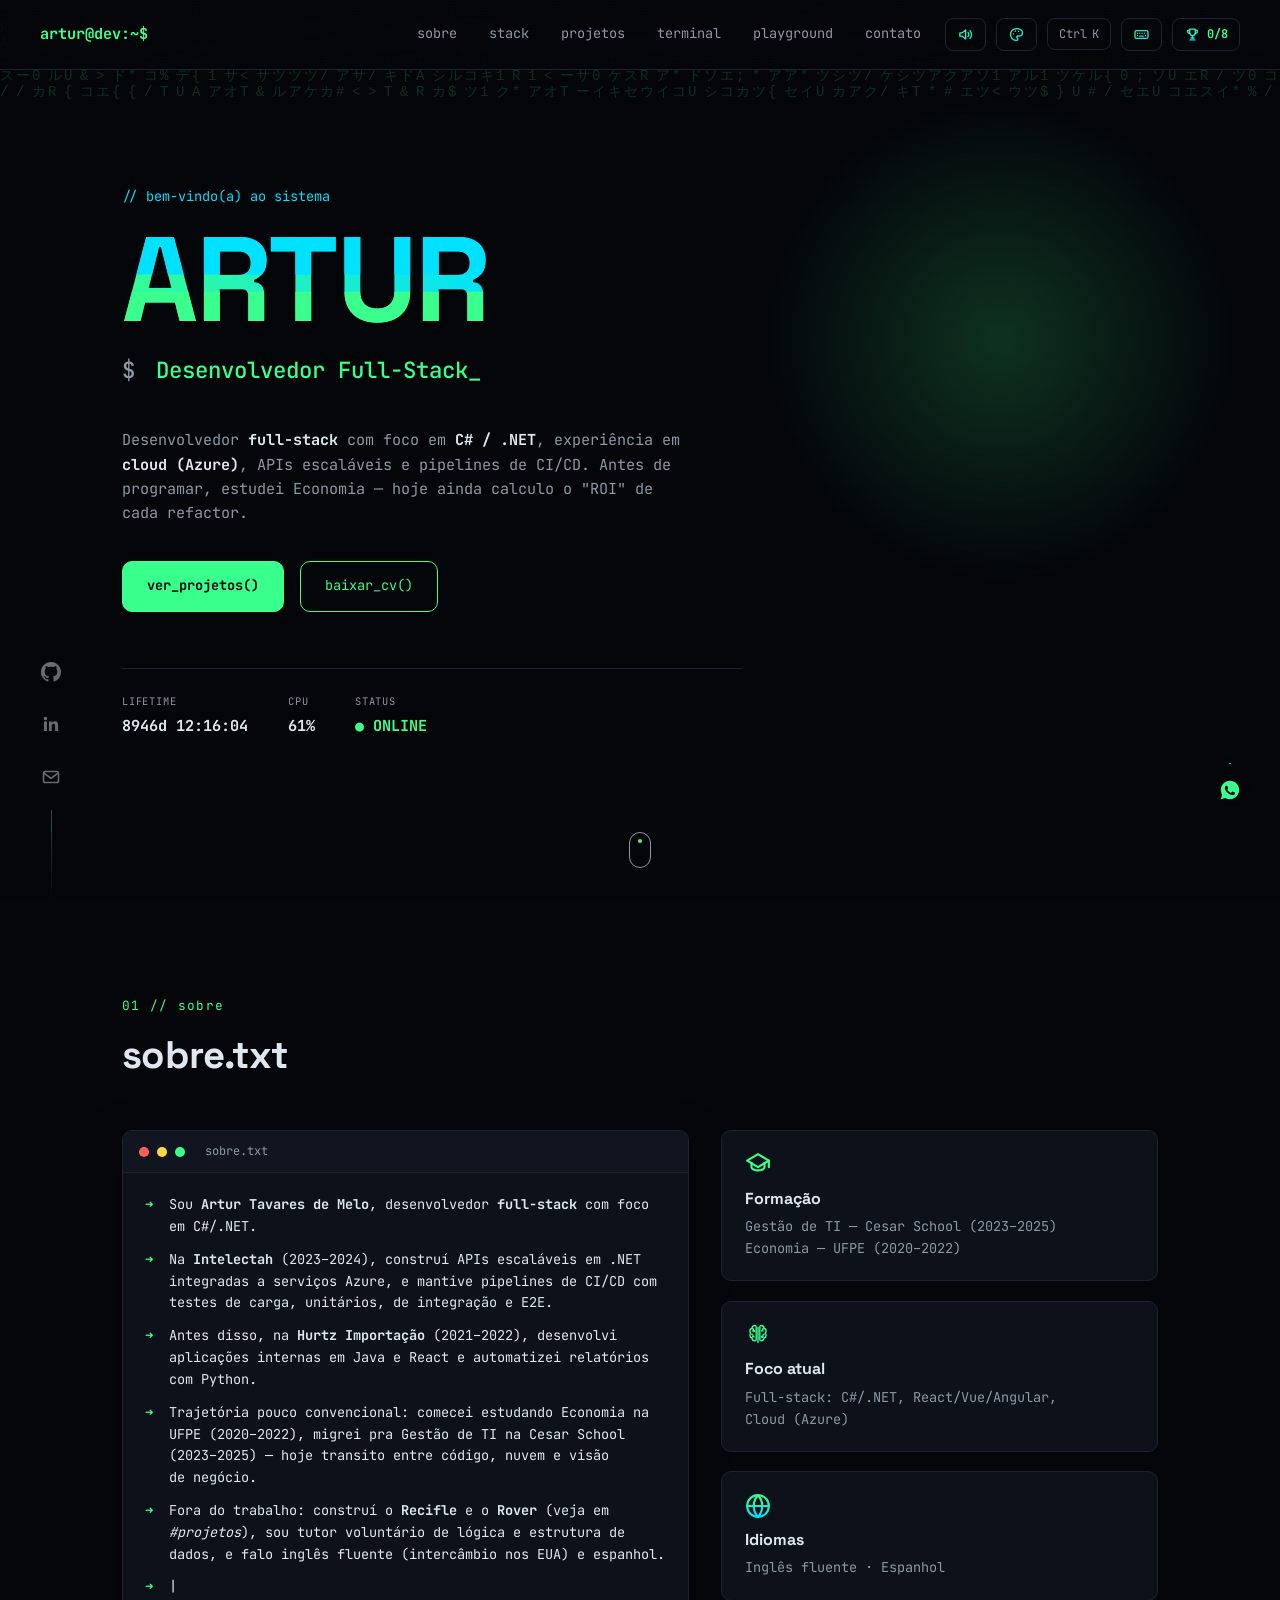
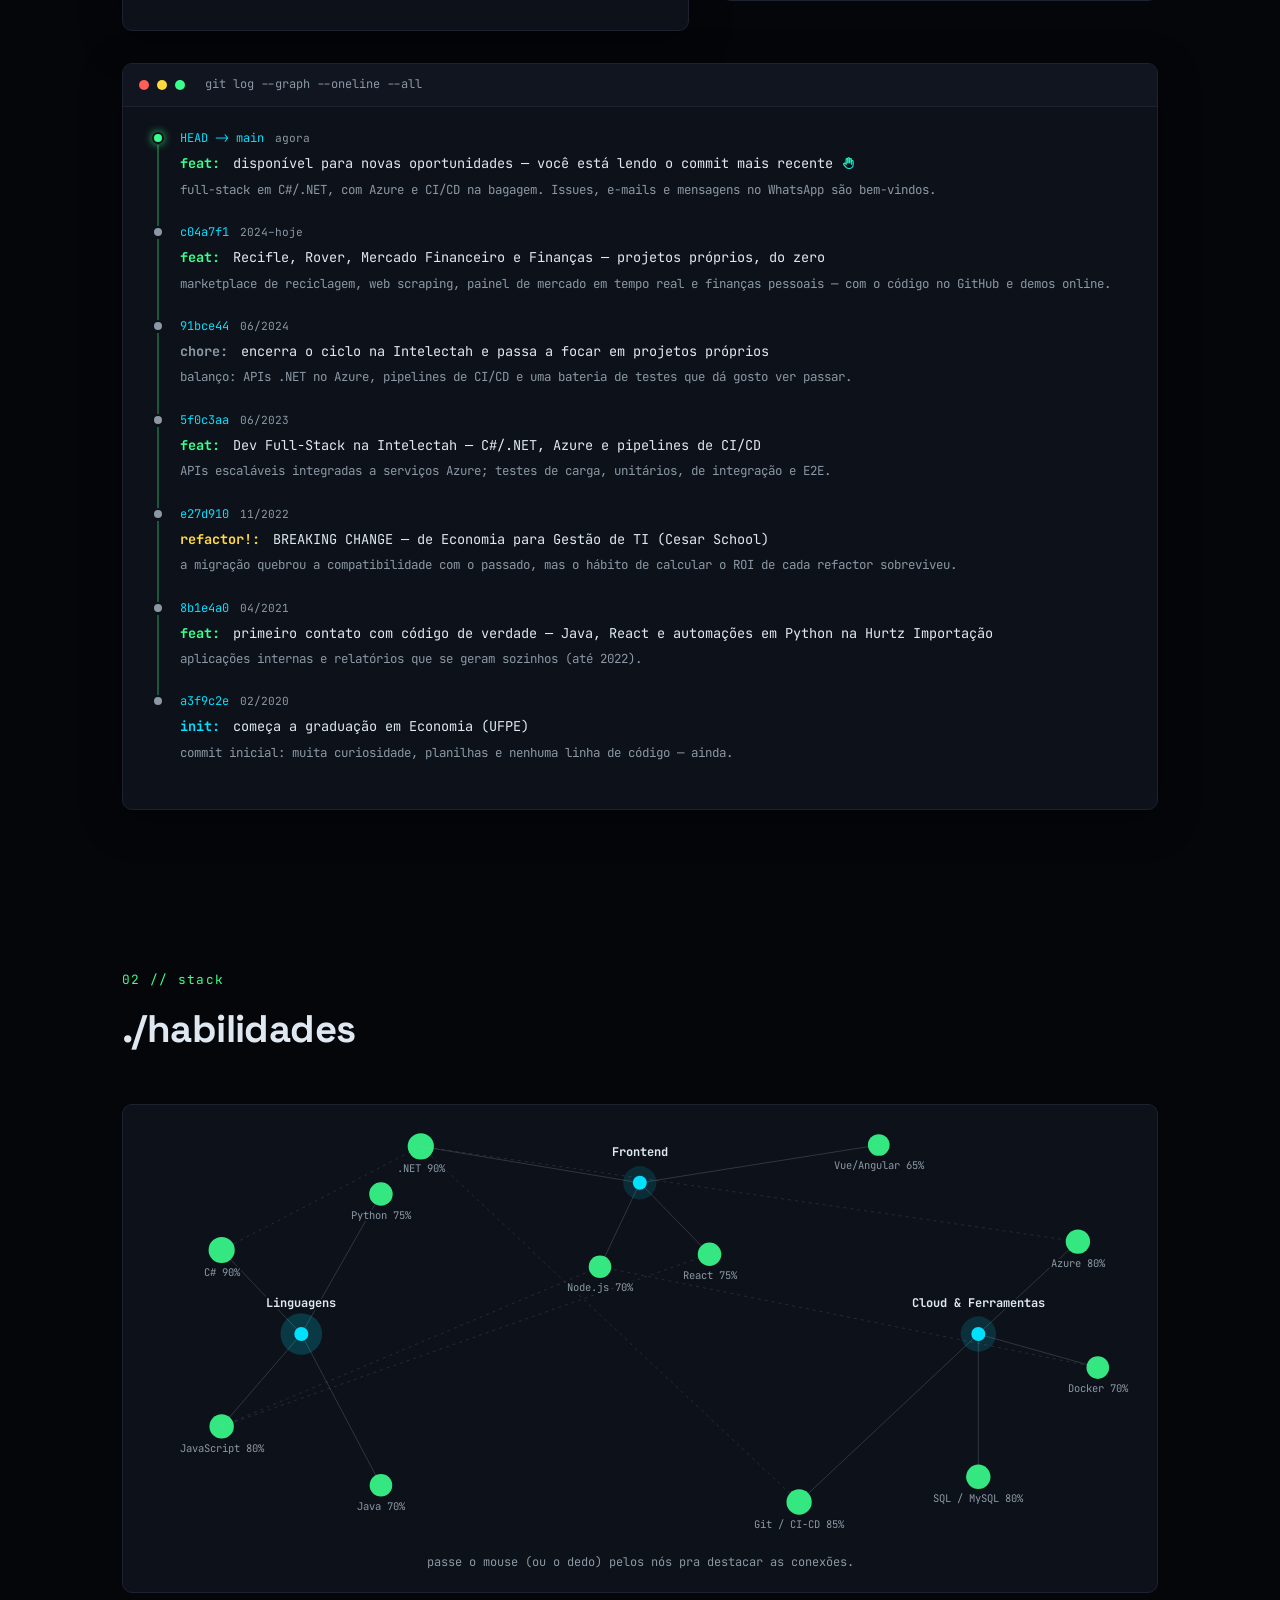
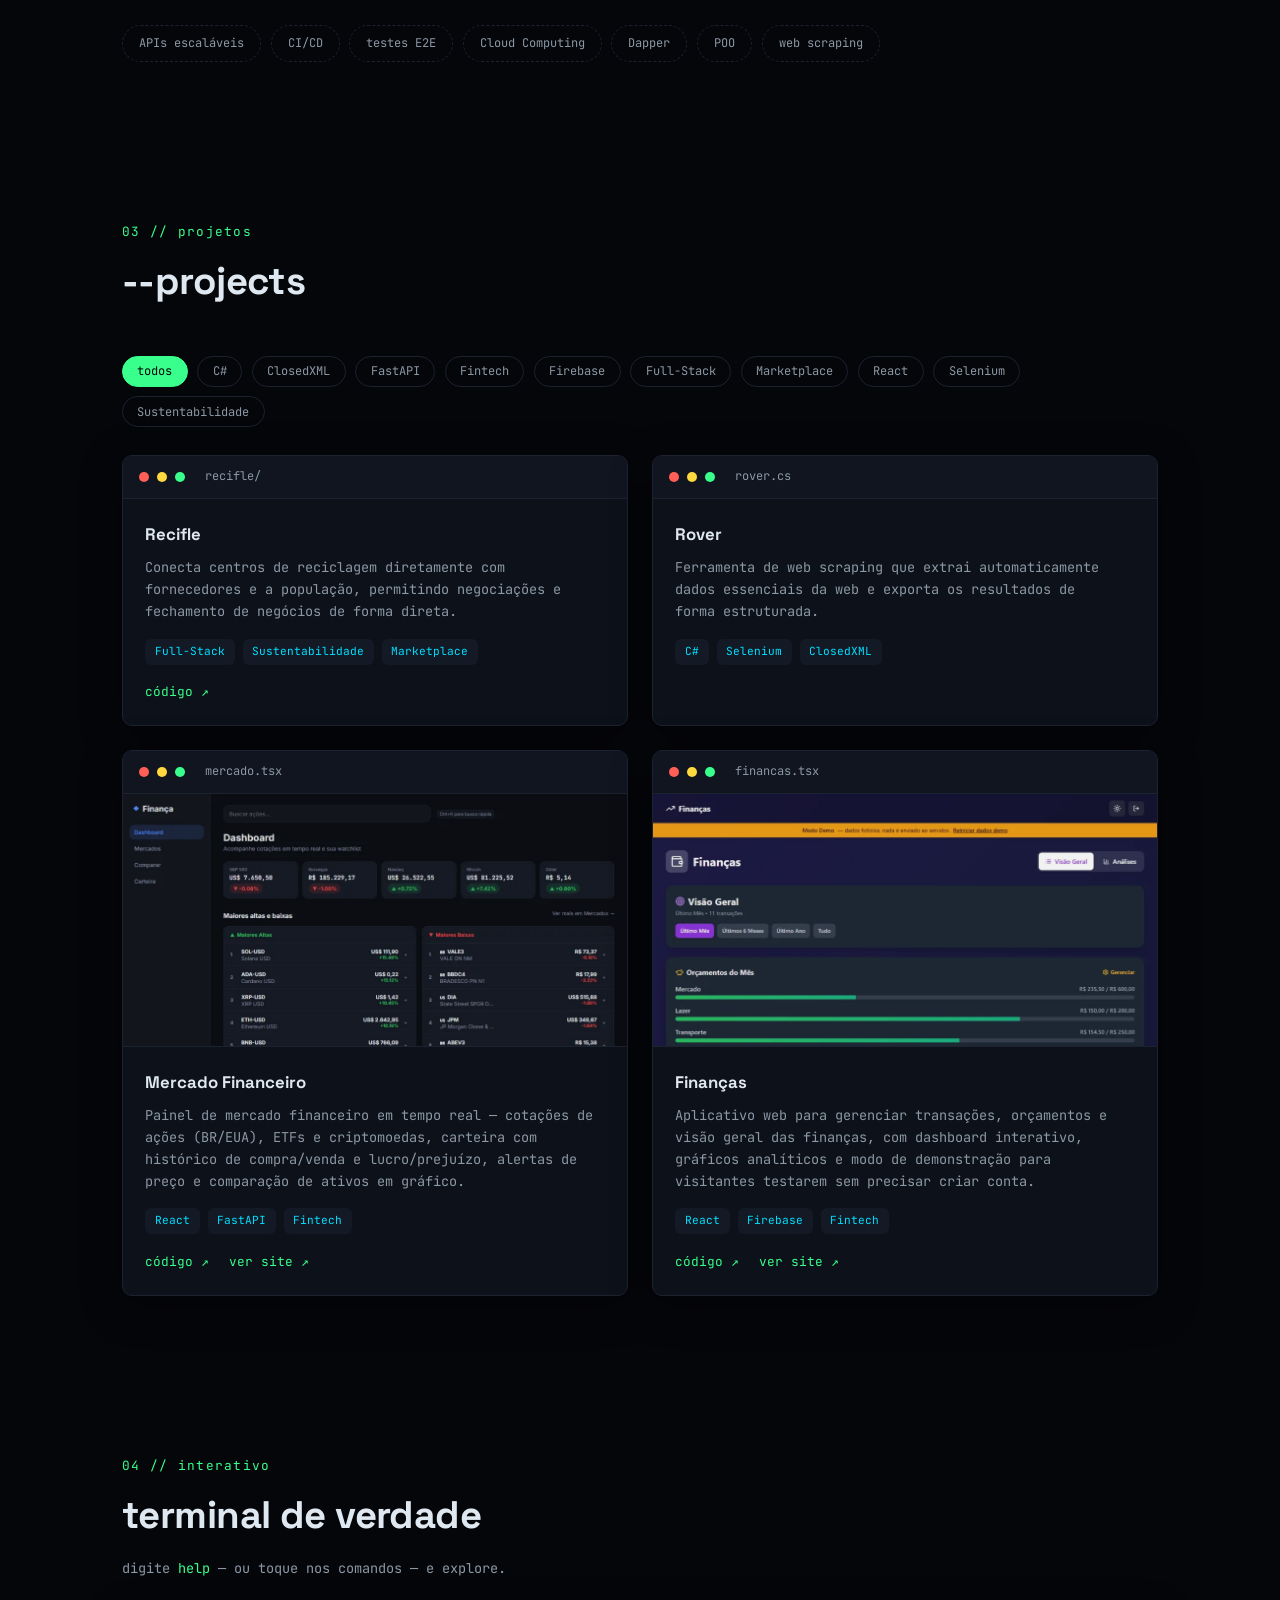
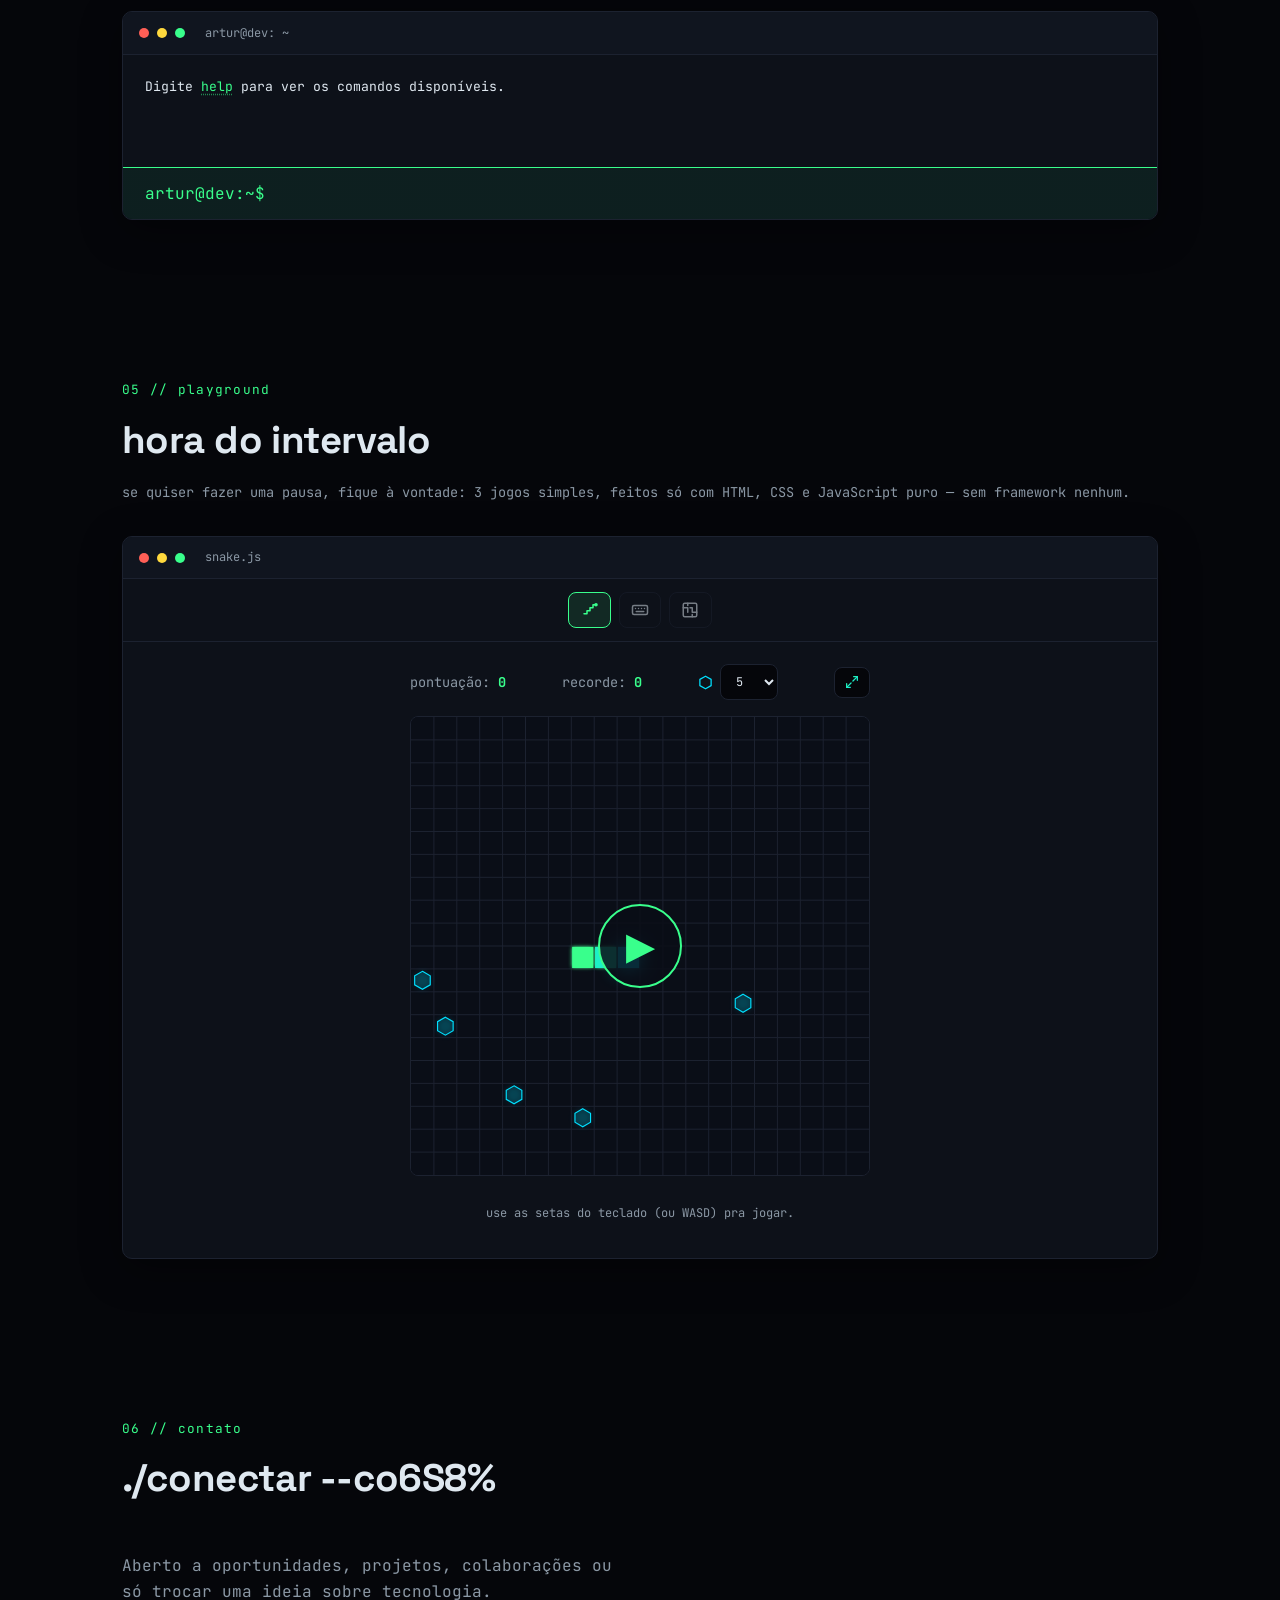
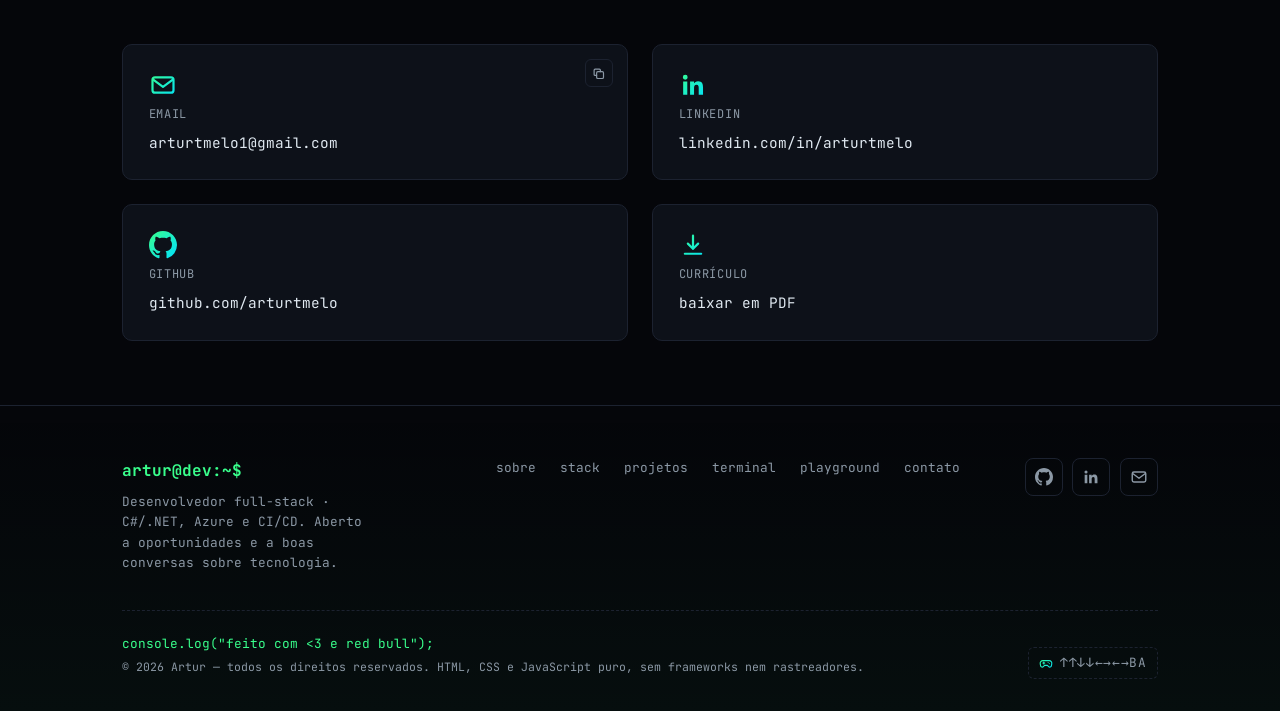
<file: index.html>
<!DOCTYPE html>
<html lang="pt-BR">
<head>
<meta charset="UTF-8">
<meta name="viewport" content="width=device-width, initial-scale=1.0">
<title>arturtmelo // full-stack</title>
<meta name="description" content="Portfolio de Artur Tavares de Melo — desenvolvedor full-stack (C#/.NET, JS), cloud e automação. Com um terminal de verdade escondido aqui dentro.">
<link rel="canonical" href="https://arturtmelo.dev/">
<link rel="alternate" type="application/pdf" title="Currículo — Artur Tavares de Melo" href="/Artur-Tavares-de-Melo-CV.pdf">
<meta property="og:type" content="website">
<meta property="og:url" content="https://arturtmelo.dev/">
<meta property="og:site_name" content="arturtmelo // full-stack">
<meta property="og:title" content="arturtmelo // full-stack">
<meta property="og:description" content="Portfolio de Artur Tavares de Melo — desenvolvedor full-stack (C#/.NET, JS), cloud e automação. Com um terminal de verdade escondido aqui dentro.">
<meta property="og:image" content="https://arturtmelo.dev/og-card.png">
<meta property="og:image:width" content="1200">
<meta property="og:image:height" content="630">
<meta property="og:image:alt" content="ARTUR — Desenvolvedor Full-Stack (C#/.NET, Azure, React), em uma janela de terminal com chuva de código ao fundo">
<meta property="og:locale" content="pt_BR">
<meta name="twitter:card" content="summary_large_image">
<meta name="twitter:title" content="arturtmelo // full-stack">
<meta name="twitter:description" content="Portfolio de Artur Tavares de Melo — desenvolvedor full-stack (C#/.NET, JS), cloud e automação. Com um terminal de verdade escondido aqui dentro.">
<meta name="twitter:image" content="https://arturtmelo.dev/og-card.png">
<meta name="twitter:image:alt" content="ARTUR — Desenvolvedor Full-Stack (C#/.NET, Azure, React)">
<meta name="theme-color" content="#05060a">
<meta name="color-scheme" content="dark light">
<link rel="apple-touch-icon" href="/apple-touch-icon.png">
<link rel="icon" href="data:image/svg+xml,%3Csvg xmlns='http://www.w3.org/2000/svg' viewBox='0 0 100 100'%3E%3Crect width='100' height='100' fill='%2305060a'/%3E%3Ctext x='50' y='68' font-size='55' font-family='monospace' fill='%2339ff8c' text-anchor='middle'%3E%3E_%3C/text%3E%3C/svg%3E">
<link rel="preload" href="fonts/jetbrains-mono-latin.woff2" as="font" type="font/woff2" crossorigin>
<link rel="preload" href="fonts/space-grotesk-latin.woff2" as="font" type="font/woff2" crossorigin>
<link rel="stylesheet" href="css/style.css">
<noscript><style>.boot{display:none!important}.reveal{opacity:1!important;transform:none!important}</style></noscript>
<script type="application/ld+json">
{
  "@context": "https://schema.org",
  "@type": "Person",
  "name": "Artur Tavares de Melo",
  "url": "https://arturtmelo.dev/",
  "jobTitle": "Desenvolvedor Full-Stack",
  "email": "mailto:arturtmelo1@gmail.com",
  "knowsLanguage": ["pt-BR", "en", "es"],
  "sameAs": [
    "https://github.com/arturtmelo/",
    "https://www.linkedin.com/in/arturtmelo/"
  ],
  "knowsAbout": ["C#", ".NET", "JavaScript", "React", "Vue", "Angular", "Azure", "CI/CD"]
}
</script>
<script type="application/ld+json">
{
  "@context": "https://schema.org",
  "@type": "ItemList",
  "name": "Projetos de Artur Tavares de Melo",
  "itemListElement": [
    {
      "@type": "ListItem",
      "position": 1,
      "item": {
        "@type": "SoftwareSourceCode",
        "name": "Recifle",
        "description": "Marketplace mobile que conecta centros de reciclagem, fornecedores e a população para negociar e fechar negócios de forma direta.",
        "programmingLanguage": "TypeScript",
        "author": {
          "@type": "Person",
          "name": "Artur Tavares de Melo",
          "url": "https://arturtmelo.dev/"
        },
        "codeRepository": "https://github.com/arturtmelo/recifle"
      }
    },
    {
      "@type": "ListItem",
      "position": 2,
      "item": {
        "@type": "SoftwareSourceCode",
        "name": "Rover",
        "description": "Ferramenta de web scraping em C# (Selenium, ClosedXML) que extrai dados da web e exporta os resultados de forma estruturada.",
        "programmingLanguage": "C#",
        "author": {
          "@type": "Person",
          "name": "Artur Tavares de Melo",
          "url": "https://arturtmelo.dev/"
        }
      }
    },
    {
      "@type": "ListItem",
      "position": 3,
      "item": {
        "@type": "SoftwareSourceCode",
        "name": "Mercado Financeiro",
        "description": "Painel de mercado financeiro em tempo real: cotações, carteira com lucro/prejuízo, alertas de preço e comparação de ativos.",
        "programmingLanguage": "JavaScript",
        "author": {
          "@type": "Person",
          "name": "Artur Tavares de Melo",
          "url": "https://arturtmelo.dev/"
        },
        "codeRepository": "https://github.com/arturtmelo/mercado_financeiro",
        "url": "https://mercado-financeiro-inky.vercel.app"
      }
    },
    {
      "@type": "ListItem",
      "position": 4,
      "item": {
        "@type": "SoftwareSourceCode",
        "name": "Finanças",
        "description": "Aplicativo web de controle financeiro pessoal com dashboard, gráficos analíticos, orçamentos e modo de demonstração.",
        "programmingLanguage": "TypeScript",
        "author": {
          "@type": "Person",
          "name": "Artur Tavares de Melo",
          "url": "https://arturtmelo.dev/"
        },
        "codeRepository": "https://github.com/arturtmelo/financeiro",
        "url": "https://financas.arturtmelo.dev"
      }
    }
  ]
}
</script>
</head>
<body>

<a href="#main" class="skip-link">pular para o conteúdo</a>

<canvas id="matrix-canvas" aria-hidden="true"></canvas>
<div class="scanlines"></div>
<div class="cursor-dot" id="cursorDot"></div>
<div class="cursor-ring" id="cursorRing"></div>

<!-- BOOT SCREEN -->
<div id="boot" class="boot">
  <div class="boot__lines" id="bootLines"></div>
  <div class="boot__skip">clique em qualquer lugar para pular</div>
</div>

<!-- NAV -->
<header class="nav" id="nav">
  <a href="#hero" class="nav__logo" id="logoClick" data-text="artur@dev:~$">artur@dev:~<span class="nav__logo-cursor">$</span></a>
  <nav class="nav__links" aria-label="menu principal">
    <a href="#about">sobre</a>
    <a href="#skills">stack</a>
    <a href="#projects">projetos</a>
    <a href="#terminal">terminal</a>
    <a href="#playground">playground</a>
    <a href="#contact">contato</a>
  </nav>
  <button class="nav__burger" id="burger" aria-label="menu" aria-expanded="false" aria-controls="navMobile">
    <span></span><span></span><span></span>
  </button>
</header>
<nav class="nav__mobile" id="navMobile" aria-label="menu principal">
  <a href="#about">sobre</a>
  <a href="#skills">stack</a>
  <a href="#projects">projetos</a>
  <a href="#terminal">terminal</a>
  <a href="#playground">playground</a>
  <a href="#contact">contato</a>
</nav>

<main id="main">

  <!-- HERO -->
  <section id="hero" class="hero">
    <div class="hero__bg-glow" id="heroGlow"></div>
    <p class="hero__eyebrow">// bem-vindo(a) ao sistema</p>
    <h1 class="hero__title glitch" data-text="ARTUR">ARTUR</h1>
    <p class="print-only print-name">Artur Tavares de Melo</p>
    <h2 class="hero__role">
      <span class="hero__role-prefix">$</span>
      <span id="typewriter"></span><noscript>Desenvolvedor Full-Stack</noscript><span class="cursor-blink">_</span>
    </h2>
    <p class="print-only"><a href="mailto:arturtmelo1@gmail.com">arturtmelo1@gmail.com</a> · <a href="https://www.linkedin.com/in/arturtmelo/">linkedin.com/in/arturtmelo</a> · <a href="https://github.com/arturtmelo/">github.com/arturtmelo</a> · <a href="https://arturtmelo.dev/">arturtmelo.dev</a></p>
    <p class="hero__desc">
      Desenvolvedor <strong>full-stack</strong> com foco em <strong>C# / .NET</strong>,
      experiência em <strong>cloud (Azure)</strong>, APIs escaláveis e pipelines de CI/CD.
      Antes de programar, estudei Economia — hoje ainda calculo o "ROI" de cada refactor.
    </p>
    <div class="hero__cta">
      <a href="#projects" class="btn btn--primary">ver_projetos()</a>
      <a href="Artur-Tavares-de-Melo-CV.pdf" download id="downloadCvBtn" class="btn btn--ghost">baixar_cv()</a>
    </div>

    <div class="hero__stats">
      <div class="stat">
        <span class="stat__label">LIFETIME</span>
        <span class="stat__value" id="statUptime">0d 00:00:00</span>
      </div>
      <div class="stat">
        <span class="stat__label">CPU</span>
        <span class="stat__value" id="statCpu">--%</span>
      </div>
      <div class="stat">
        <span class="stat__label">STATUS</span>
        <span class="stat__value stat__value--online" id="statStatus">ONLINE</span>
      </div>
    </div>

    <a href="#about" class="scroll-hint" aria-label="rolar para baixo">
      <span></span>
    </a>
  </section>

  <!-- ABOUT -->
  <section id="about" class="section about">
    <p class="section__tag">01 // sobre</p>
    <h2 class="section__title">sobre.txt</h2>

    <div class="about__grid">
      <div class="terminal-window reveal">
        <div class="terminal-window__bar">
          <span class="dot dot--red"></span><span class="dot dot--yellow"></span><span class="dot dot--green"></span>
          <span class="terminal-window__title">sobre.txt</span>
        </div>
        <div class="terminal-window__body">
          <p><span class="prompt">➜</span> Sou <strong>Artur Tavares de Melo</strong>,
          desenvolvedor <strong>full-stack</strong> com foco em C#/.NET.</p>
          <p><span class="prompt">➜</span> Na <strong>Intelectah</strong> (2023–2024), construí
          APIs escaláveis em .NET integradas a serviços Azure, e mantive pipelines de CI/CD
          com testes de carga, unitários, de integração e E2E.</p>
          <p><span class="prompt">➜</span> Antes disso, na <strong>Hurtz Importação</strong>
          (2021–2022), desenvolvi aplicações internas em Java e React e automatizei relatórios
          com Python.</p>
          <p><span class="prompt">➜</span> Trajetória pouco convencional: comecei estudando
          Economia na UFPE (2020–2022), migrei pra Gestão de TI na Cesar School (2023–2025) —
          hoje transito entre código, nuvem e visão de negócio.</p>
          <p><span class="prompt">➜</span> Fora do trabalho: construí o <strong>Recifle</strong>
          e o <strong>Rover</strong> (veja em <em>#projetos</em>), sou tutor voluntário de lógica
          e estrutura de dados, e falo inglês fluente (intercâmbio nos EUA) e espanhol.</p>
          <p class="typed-cmd"><span class="prompt">➜</span> <span class="blink-caret">|</span></p>
        </div>
      </div>

      <div class="about__facts reveal">
        <div class="fact-card">
          <span class="fact-card__icon fact-card__icon--gradcap" aria-hidden="true"></span>
          <h3>Formação</h3>
          <p>Gestão de TI — Cesar School <span class="muted">(2023–2025)</span><br>Economia — UFPE <span class="muted">(2020–2022)</span></p>
        </div>
        <div class="fact-card">
          <span class="fact-card__icon fact-card__icon--brain" aria-hidden="true"></span>
          <h3>Foco atual</h3>
          <p>Full-stack: <span class="muted">C#/.NET, React/Vue/Angular, Cloud (Azure)</span></p>
        </div>
        <div class="fact-card">
          <span class="fact-card__icon fact-card__icon--globe" aria-hidden="true"></span>
          <h3>Idiomas</h3>
          <p>Inglês fluente · Espanhol</p>
        </div>
      </div>
    </div>

    <div class="git-log reveal">
      <div class="terminal-window">
        <div class="terminal-window__bar">
          <span class="dot dot--red"></span><span class="dot dot--yellow"></span><span class="dot dot--green"></span>
          <span class="terminal-window__title">git log --graph --oneline --all</span>
        </div>
        <ul class="git-log__body">
          <li class="git-log__commit git-log__commit--head">
            <span class="git-log__node"><span class="git-log__dot"></span></span>
            <div class="git-log__info">
              <p class="git-log__meta"><code class="git-log__hash">HEAD -&gt; main</code><span class="git-log__date">agora</span></p>
              <p class="git-log__msg"><span class="git-log__tag git-log__tag--feat">feat:</span> disponível para novas oportunidades — você está lendo o commit mais recente <span class="ui-icon ui-icon--hand" aria-hidden="true"></span></p>
              <p class="git-log__detail">full-stack em C#/.NET, com Azure e CI/CD na bagagem. Issues, e-mails e mensagens no WhatsApp são bem-vindos.</p>
            </div>
          </li>
          <li class="git-log__commit">
            <span class="git-log__node"><span class="git-log__dot"></span></span>
            <div class="git-log__info">
              <p class="git-log__meta"><code class="git-log__hash">c04a7f1</code><span class="git-log__date">2024–hoje</span></p>
              <p class="git-log__msg"><span class="git-log__tag git-log__tag--feat">feat:</span> Recifle, Rover, Mercado Financeiro e Finanças — projetos próprios, do zero</p>
              <p class="git-log__detail">marketplace de reciclagem, web scraping, painel de mercado em tempo real e finanças pessoais — com o código no GitHub e demos online.</p>
            </div>
          </li>
          <li class="git-log__commit">
            <span class="git-log__node"><span class="git-log__dot"></span></span>
            <div class="git-log__info">
              <p class="git-log__meta"><code class="git-log__hash">91bce44</code><span class="git-log__date">06/2024</span></p>
              <p class="git-log__msg"><span class="git-log__tag git-log__tag--chore">chore:</span> encerra o ciclo na Intelectah e passa a focar em projetos próprios</p>
              <p class="git-log__detail">balanço: APIs .NET no Azure, pipelines de CI/CD e uma bateria de testes que dá gosto ver passar.</p>
            </div>
          </li>
          <li class="git-log__commit">
            <span class="git-log__node"><span class="git-log__dot"></span></span>
            <div class="git-log__info">
              <p class="git-log__meta"><code class="git-log__hash">5f0c3aa</code><span class="git-log__date">06/2023</span></p>
              <p class="git-log__msg"><span class="git-log__tag git-log__tag--feat">feat:</span> Dev Full-Stack na Intelectah — C#/.NET, Azure e pipelines de CI/CD</p>
              <p class="git-log__detail">APIs escaláveis integradas a serviços Azure; testes de carga, unitários, de integração e E2E.</p>
            </div>
          </li>
          <li class="git-log__commit">
            <span class="git-log__node"><span class="git-log__dot"></span></span>
            <div class="git-log__info">
              <p class="git-log__meta"><code class="git-log__hash">e27d910</code><span class="git-log__date">11/2022</span></p>
              <p class="git-log__msg"><span class="git-log__tag git-log__tag--refactor">refactor!:</span> BREAKING CHANGE — de Economia para Gestão de TI (Cesar School)</p>
              <p class="git-log__detail">a migração quebrou a compatibilidade com o passado, mas o hábito de calcular o ROI de cada refactor sobreviveu.</p>
            </div>
          </li>
          <li class="git-log__commit">
            <span class="git-log__node"><span class="git-log__dot"></span></span>
            <div class="git-log__info">
              <p class="git-log__meta"><code class="git-log__hash">8b1e4a0</code><span class="git-log__date">04/2021</span></p>
              <p class="git-log__msg"><span class="git-log__tag git-log__tag--feat">feat:</span> primeiro contato com código de verdade — Java, React e automações em Python na Hurtz Importação</p>
              <p class="git-log__detail">aplicações internas e relatórios que se geram sozinhos (até 2022).</p>
            </div>
          </li>
          <li class="git-log__commit git-log__commit--root">
            <span class="git-log__node"><span class="git-log__dot"></span></span>
            <div class="git-log__info">
              <p class="git-log__meta"><code class="git-log__hash">a3f9c2e</code><span class="git-log__date">02/2020</span></p>
              <p class="git-log__msg"><span class="git-log__tag git-log__tag--init">init:</span> começa a graduação em Economia (UFPE)</p>
              <p class="git-log__detail">commit inicial: muita curiosidade, planilhas e nenhuma linha de código — ainda.</p>
            </div>
          </li>
        </ul>
      </div>
    </div>
  </section>

  <!-- SKILLS -->
  <section id="skills" class="section skills">
    <p class="section__tag">02 // stack</p>
    <h2 class="section__title">./habilidades</h2>

    <div class="skill-graph reveal">
      <canvas id="skillGraphCanvas" role="img" aria-label="Grafo interativo de habilidades técnicas, agrupadas em Linguagens, Frontend e Cloud &amp; Ferramentas"></canvas>
      <p class="skill-graph__hint">passe o mouse (ou o dedo) pelos nós pra destacar as conexões.</p>
      <ul class="sr-only">
        <li>C# — 90%</li><li>JavaScript — 80%</li><li>Java — 70%</li><li>Python — 75%</li>
        <li>.NET — 90%</li><li>React — 75%</li><li>Vue.js / Angular — 65%</li><li>Node.js — 70%</li>
        <li>Azure — 80%</li><li>Docker — 70%</li><li>SQL / MySQL — 80%</li><li>Git / CI-CD — 85%</li>
      </ul>
    </div>

    <div class="badges reveal">
      <span class="badge">APIs escaláveis</span>
      <span class="badge">CI/CD</span>
      <span class="badge">testes E2E</span>
      <span class="badge">Cloud Computing</span>
      <span class="badge">Dapper</span>
      <span class="badge">POO</span>
      <span class="badge">web scraping</span>
    </div>
  </section>

  <!-- PROJECTS -->
  <section id="projects" class="section projects">
    <p class="section__tag">03 // projetos</p>
    <h2 class="section__title">--projects</h2>

    <div class="projects__grid">
      <article class="project-card terminal-window reveal">
        <div class="terminal-window__bar">
          <span class="dot dot--red"></span><span class="dot dot--yellow"></span><span class="dot dot--green"></span>
          <span class="terminal-window__title">recifle/</span>
        </div>
        <div class="project-card__body">
          <h3>Recifle</h3>
          <p>Conecta centros de reciclagem diretamente com fornecedores e a população,
          permitindo negociações e fechamento de negócios de forma direta.</p>
          <div class="tags"><span>Full-Stack</span><span>Sustentabilidade</span><span>Marketplace</span></div>
          <div class="project-card__links">
            <a href="https://github.com/arturtmelo/recifle" target="_blank" rel="noopener">código &#8599;</a>
          </div>
        </div>
      </article>

      <article class="project-card terminal-window reveal">
        <div class="terminal-window__bar">
          <span class="dot dot--red"></span><span class="dot dot--yellow"></span><span class="dot dot--green"></span>
          <span class="terminal-window__title">rover.cs</span>
        </div>
        <div class="project-card__body">
          <h3>Rover</h3>
          <p>Ferramenta de web scraping que extrai automaticamente dados essenciais da web
          e exporta os resultados de forma estruturada.</p>
          <div class="tags"><span>C#</span><span>Selenium</span><span>ClosedXML</span></div>
        </div>
      </article>

      <article class="project-card terminal-window reveal">
        <div class="terminal-window__bar">
          <span class="dot dot--red"></span><span class="dot dot--yellow"></span><span class="dot dot--green"></span>
          <span class="terminal-window__title">mercado.tsx</span>
        </div>
        <a class="project-card__preview" href="https://mercado-financeiro-inky.vercel.app" target="_blank" rel="noopener">
          <img src="img/projects/mercado.webp" width="1024" height="512" loading="lazy" decoding="async" alt="Prévia do painel Mercado Financeiro: cotações do S&amp;P 500, Ibovespa, Nasdaq, Bitcoin e dólar, com as maiores altas e baixas — abrir a demo ao vivo">
        </a>
        <div class="project-card__body">
          <h3>Mercado Financeiro</h3>
          <p>Painel de mercado financeiro em tempo real — cotações de ações (BR/EUA), ETFs e criptomoedas,
          carteira com histórico de compra/venda e lucro/prejuízo, alertas de preço e comparação de ativos em gráfico.</p>
          <div class="tags"><span>React</span><span>FastAPI</span><span>Fintech</span></div>
          <div class="project-card__links">
            <a href="https://github.com/arturtmelo/mercado_financeiro" target="_blank" rel="noopener">código &#8599;</a>
            <a href="https://mercado-financeiro-inky.vercel.app" target="_blank" rel="noopener">ver site &#8599;</a>
          </div>
        </div>
      </article>

      <article class="project-card terminal-window reveal">
        <div class="terminal-window__bar">
          <span class="dot dot--red"></span><span class="dot dot--yellow"></span><span class="dot dot--green"></span>
          <span class="terminal-window__title">financas.tsx</span>
        </div>
        <a class="project-card__preview" href="https://financas.arturtmelo.dev" target="_blank" rel="noopener">
          <img src="img/projects/financas.webp" width="1024" height="512" loading="lazy" decoding="async" alt="Prévia do dashboard do Finanças em modo demo: orçamentos do mês com barras de progresso e resumo de entradas, saídas e saldo — abrir a demo ao vivo">
        </a>
        <div class="project-card__body">
          <h3>Finanças</h3>
          <p>Aplicativo web para gerenciar transações, orçamentos e visão geral das finanças,
          com dashboard interativo, gráficos analíticos e modo de demonstração para visitantes
          testarem sem precisar criar conta.</p>
          <div class="tags"><span>React</span><span>Firebase</span><span>Fintech</span></div>
          <div class="project-card__links">
            <a href="https://github.com/arturtmelo/financeiro" target="_blank" rel="noopener">código &#8599;</a>
            <a href="https://financas.arturtmelo.dev" target="_blank" rel="noopener">ver site &#8599;</a>
          </div>
        </div>
      </article>
    </div>
  </section>

  <!-- TERMINAL PLAYGROUND -->
  <section id="terminal" class="section terminal-section">
    <p class="section__tag">04 // interativo</p>
    <h2 class="section__title">terminal de verdade</h2>
    <p class="terminal-section__hint">digite <code>help</code> — ou toque nos comandos — e explore.</p>

    <div class="terminal-window terminal-window--big reveal" id="fakeTerminal">
      <div class="terminal-window__bar">
        <span class="dot dot--red"></span><span class="dot dot--yellow"></span><span class="dot dot--green"></span>
        <span class="terminal-window__title">artur@dev: ~</span>
      </div>
      <div class="terminal-window__body terminal-window__body--interactive" id="termOutput" aria-live="polite">
        <p>Digite <button type="button" class="term-cmd" data-cmd="help">help</button> para ver os comandos disponíveis.</p>
      </div>
      <form class="terminal-input-row" id="termForm">
        <span class="prompt">artur@dev:~$</span>
        <input type="text" id="termInput" autocomplete="off" autocorrect="off" autocapitalize="off" spellcheck="false" enterkeyhint="send" aria-label="terminal input">
      </form>
    </div>
  </section>

  <!-- PLAYGROUND -->
  <section id="playground" class="section playground">
    <p class="section__tag">05 // playground</p>
    <h2 class="section__title">hora do intervalo</h2>
    <p class="playground__hint">se quiser fazer uma pausa, fique à vontade: 3 jogos simples, feitos só com HTML, CSS e JavaScript puro — sem framework nenhum.</p>

    <div class="terminal-window reveal" id="playgroundWindow">
      <div class="terminal-window__bar">
        <span class="dot dot--red"></span><span class="dot dot--yellow"></span><span class="dot dot--green"></span>
        <span class="terminal-window__title" id="playgroundTitle">snake.js</span>
      </div>

      <div class="game-switcher">
        <div class="game-switcher__tabs">
          <button type="button" class="game-switcher__tab" data-game="snake" aria-label="Snake"><span class="game-switcher__icon game-switcher__icon--snake" aria-hidden="true"></span></button>
          <button type="button" class="game-switcher__tab" data-game="typing" aria-label="Corrida de digitação"><span class="game-switcher__icon game-switcher__icon--keyboard" aria-hidden="true"></span></button>
          <button type="button" class="game-switcher__tab" data-game="maze" aria-label="Labirinto de palavras"><span class="game-switcher__icon game-switcher__icon--maze" aria-hidden="true"></span></button>
        </div>
      </div>

      <div class="game-page" data-game-page="snake">
        <div class="snake">
          <div class="snake__top">
            <span>pontuação: <b id="snakeScore" class="tabular">0</b></span>
            <span>recorde: <b id="snakeBest" class="tabular">0</b></span>
            <span class="snake__food-select">
              <span class="snake__food-icon" aria-hidden="true"></span>
              <select id="snakeFoodMode" class="snake__select" aria-label="quantidade de comidas">
                <option value="5" selected>5</option>
                <option value="10">10</option>
                <option value="32">32</option>
              </select>
            </span>
            <button type="button" id="snakeZoom" class="snake__zoom" aria-label="ampliar o jogo" title="ampliar"><span class="ui-icon ui-icon--expand" aria-hidden="true"></span></button>
          </div>
          <div class="snake__canvas-wrap">
            <canvas id="snakeCanvas" width="560" height="560" aria-label="jogo da cobrinha"></canvas>
            <button type="button" id="snakePlay" class="snake__replay" aria-label="jogar">▶</button>
          </div>
          <p class="snake__hint snake__hint--desktop">use as setas do teclado (ou WASD) pra jogar.</p>
          <p class="snake__hint snake__hint--touch">arraste o dedo na tela ou use os botões abaixo pra jogar.</p>
          <div class="snake__dpad" id="snakeDpad">
            <button type="button" data-dir="up" aria-label="cima">▲</button>
            <button type="button" data-dir="left" aria-label="esquerda">◀</button>
            <button type="button" data-dir="down" aria-label="baixo">▼</button>
            <button type="button" data-dir="right" aria-label="direita">▶</button>
          </div>
        </div>
      </div>

      <div class="game-page" data-game-page="typing" hidden>
        <div class="typing">
          <div class="typing__top">
            <span>wpm: <b id="typingWpm" class="tabular">0</b></span>
            <span>precisão: <b id="typingAcc" class="tabular">100</b>%</span>
            <span>recorde: <b id="typingBest" class="tabular">0</b> wpm</span>
          </div>
          <div class="typing__field-wrap">
            <div class="typing__field" id="typingField">
              <p class="typing__text" id="typingText" aria-hidden="true"></p>
              <textarea id="typingInput" class="typing__input" autocomplete="off" autocapitalize="off" autocorrect="off" spellcheck="false" aria-label="digite o trecho de código exibido"></textarea>
            </div>
            <button type="button" id="typingPlay" class="snake__replay" aria-label="jogar">▶</button>
          </div>
          <p class="typing__hint">digite o trecho de código exatamente como aparece — o mais rápido e certo possível.</p>
        </div>
      </div>

      <div class="game-page" data-game-page="maze" hidden>
        <div class="maze">
          <div class="maze__top">
            <span>palavras: <b id="mazeSolved" class="tabular">0</b></span>
            <span>tempo: <b id="mazeTime" class="tabular">0:00</b></span>
            <span>melhor: <b id="mazeBest" class="tabular">--</b></span>
          </div>
          <div class="maze__sizes" role="group" aria-label="tamanho do tabuleiro">
            <span>tamanho:</span>
            <button type="button" class="maze__size" data-size="4" aria-pressed="false">4×4</button>
            <button type="button" class="maze__size" data-size="5" aria-pressed="true">5×5</button>
            <button type="button" class="maze__size" data-size="6" aria-pressed="false">6×6</button>
          </div>
          <p class="maze__clue" id="mazeClue"></p>
          <div class="maze__slots" id="mazeSlots" aria-hidden="true"></div>
          <svg id="mazeBoard" class="maze__board" role="group" tabindex="0" aria-label="labirinto de letras: arraste, ou use as setas do teclado, passando por todas as casas até a última letra" xmlns="http://www.w3.org/2000/svg"></svg>
          <p class="maze__msg" id="mazeMsg" role="status" aria-live="polite"></p>
          <div class="maze__actions">
            <button type="button" id="mazeUndo" class="btn btn--ghost">desfazer</button>
            <button type="button" id="mazeReset" class="btn btn--ghost">recomeçar</button>
            <button type="button" id="mazeHint" class="btn btn--ghost">dica</button>
            <button type="button" id="mazeNew" class="btn btn--ghost">outra palavra</button>
          </div>
          <p class="maze__hint">passe por <b>todas</b> as casas — também pelas vazias —, sem atravessar paredes, começando na casa verde e terminando na tracejada. as letras que encontrar, em ordem, formam a palavra.</p>
          <p class="maze__legend">
            <span><i class="maze__key maze__key--start"></i>início</span>
            <span><i class="maze__key maze__key--end"></i>fim</span>
            <span><i class="maze__key maze__key--wall"></i>parede</span>
            <span><i class="maze__key maze__key--blank"></i>vazia</span>
          </p>
        </div>
      </div>
    </div>
  </section>

  <!-- CONTACT -->
  <section id="contact" class="section contact">
    <p class="section__tag">06 // contato</p>
    <h2 class="section__title">./conectar --comigo</h2>
    <p class="contact__desc">Aberto a oportunidades, projetos, colaborações ou só trocar uma ideia sobre tecnologia.</p>

    <div class="contact__grid">
      <a class="contact-card" href="mailto:arturtmelo1@gmail.com">
        <button type="button" class="contact-card__copy" id="copyEmailBtn" aria-label="copiar email"><span class="ui-icon ui-icon--copy" aria-hidden="true"></span></button>
        <span class="contact-card__icon"><span class="ui-icon ui-icon--mail" aria-hidden="true"></span></span>
        <span class="contact-card__label">Email</span>
        <span class="contact-card__value">arturtmelo1@gmail.com</span>
      </a>
      <a class="contact-card" href="https://www.linkedin.com/in/arturtmelo/" target="_blank" rel="noopener">
        <span class="contact-card__icon"><span class="ui-icon ui-icon--linkedin" aria-hidden="true"></span></span>
        <span class="contact-card__label">LinkedIn</span>
        <span class="contact-card__value">linkedin.com/in/arturtmelo</span>
      </a>
      <a class="contact-card" href="https://github.com/arturtmelo/" target="_blank" rel="noopener">
        <span class="contact-card__icon"><span class="ui-icon ui-icon--github" aria-hidden="true"></span></span>
        <span class="contact-card__label">GitHub</span>
        <span class="contact-card__value">github.com/arturtmelo</span>
      </a>
      <a class="contact-card" href="Artur-Tavares-de-Melo-CV.pdf" download>
        <span class="contact-card__icon"><span class="ui-icon ui-icon--download" aria-hidden="true"></span></span>
        <span class="contact-card__label">Currículo</span>
        <span class="contact-card__value">baixar em PDF</span>
      </a>
    </div>
  </section>

</main>

<footer class="footer">
  <div class="footer__inner">
    <div class="footer__brand">
      <a href="#hero" class="footer__logo" aria-label="artur@dev — voltar ao topo">artur@dev:~$</a>
      <p class="footer__tagline">Desenvolvedor full-stack · C#/.NET, Azure e CI/CD. Aberto a oportunidades e a boas conversas sobre tecnologia.</p>
    </div>
    <nav class="footer__nav" aria-label="rodapé">
        <a href="#about">sobre</a>
        <a href="#skills">stack</a>
        <a href="#projects">projetos</a>
        <a href="#terminal">terminal</a>
        <a href="#playground">playground</a>
        <a href="#contact">contato</a>
    </nav>
    <ul class="footer__social">
      <li><a href="https://github.com/arturtmelo/" target="_blank" rel="noopener" aria-label="GitHub"><span class="ui-icon ui-icon--github" aria-hidden="true"></span></a></li>
      <li><a href="https://www.linkedin.com/in/arturtmelo/" target="_blank" rel="noopener" aria-label="LinkedIn"><span class="ui-icon ui-icon--linkedin" aria-hidden="true"></span></a></li>
      <li><a href="mailto:arturtmelo1@gmail.com" aria-label="Email"><span class="ui-icon ui-icon--mail" aria-hidden="true"></span></a></li>
    </ul>
  </div>
  <div class="footer__bottom">
    <div class="footer__legal">
      <p><code>console.log("feito com &lt;3 e red bull");</code></p>
      <p class="footer__small">&copy; <span id="year"></span> Artur — todos os direitos reservados. HTML, CSS e JavaScript puro, sem frameworks nem rastreadores.</p>
    </div>
    <button type="button" class="konami-hint" aria-label="↑↑↓↓←→←→BA — abrir o controle do código Konami" title="toque para abrir o controle"><span class="ui-icon ui-icon--gamepad" aria-hidden="true"></span>↑↑↓↓←→←→BA</button>
  </div>
</footer>

<!-- Fixed-position groups live at the end of the document so keyboard focus reaches the site
     navigation and content first (they are placed on screen by CSS, not by their position here) -->
<!-- FIXED SOCIAL SIDEBAR -->
<nav class="side-links" aria-label="redes sociais">
  <a class="side-link" href="https://github.com/arturtmelo/" target="_blank" rel="noopener" aria-label="GitHub">
    <span class="ui-icon ui-icon--github" aria-hidden="true"></span>
    <span class="side-link__label" aria-hidden="true">github.com/arturtmelo</span>
  </a>
  <a class="side-link" href="https://www.linkedin.com/in/arturtmelo/" target="_blank" rel="noopener" aria-label="LinkedIn">
    <span class="ui-icon ui-icon--linkedin" aria-hidden="true"></span>
    <span class="side-link__label" aria-hidden="true">linkedin.com/in/arturtmelo</span>
  </a>
  <a class="side-link" href="mailto:arturtmelo1@gmail.com" aria-label="Email">
    <span class="ui-icon ui-icon--mail" aria-hidden="true"></span>
    <span class="side-link__label" aria-hidden="true">arturtmelo1@gmail.com</span>
  </a>
  <span class="side-links__line" aria-hidden="true"></span>
</nav>

<!-- FLOATING SHORTCUTS: WhatsApp + back to top -->
<aside class="fab-dock" aria-label="atalhos">
<a href="https://wa.me/5581991276452?text=Ol%C3%A1%2C%20Artur!%20Vi%20seu%20portf%C3%B3lio%20e%20gostaria%20de%20conversar." target="_blank" rel="noopener" class="whatsapp-btn" aria-label="Chamar no WhatsApp">
  <span class="whatsapp-btn__icon" aria-hidden="true"></span>
</a>

<!-- BACK TO TOP -->
<button type="button" id="backToTop" class="back-to-top" aria-label="voltar ao topo">↑</button>
</aside>

<div id="secretOverlay" class="secret-overlay" role="dialog" aria-modal="true" aria-label="Acesso concedido">
  <div class="secret-overlay__content">
    <p class="glitch" data-text="ACESSO CONCEDIDO">ACESSO CONCEDIDO</p>
    <p>Você encontrou o easter egg secreto. <span class="ui-icon ui-icon--snake" aria-hidden="true"></span> Parabéns, hacker.</p>
    <p class="secret-overlay__lives">+30 vidas</p>
    <div class="secret-overlay__actions">
      <button type="button" id="secretTrophies" class="btn btn--ghost">ver conquistas</button>
      <button type="button" id="closeSecret" class="btn btn--ghost">fechar_(x)</button>
    </div>
  </div>
</div>

<script src="js/script.js" defer></script>
</body>
</html>
</file>
<file: css/style.css>
/* ---------- fonts (self-hosted, latin subset; SIL OFL — see fonts/OFL-*.txt) ---------- */
@font-face {
  font-family: 'JetBrains Mono';
  font-style: normal;
  font-weight: 400 700;
  font-display: swap;
  src: url('../fonts/jetbrains-mono-latin.woff2') format('woff2');
  unicode-range: U+0000-00FF, U+0131, U+0152-0153, U+02BB-02BC, U+02C6, U+02DA, U+02DC, U+0304, U+0308, U+0329, U+2000-206F, U+20AC, U+2122, U+2191, U+2193, U+2212, U+2215, U+FEFF, U+FFFD;
}
@font-face {
  font-family: 'Space Grotesk';
  font-style: normal;
  font-weight: 500 700;
  font-display: swap;
  src: url('../fonts/space-grotesk-latin.woff2') format('woff2');
  unicode-range: U+0000-00FF, U+0131, U+0152-0153, U+02BB-02BC, U+02C6, U+02DA, U+02DC, U+0304, U+0308, U+0329, U+2000-206F, U+20AC, U+2122, U+2191, U+2193, U+2212, U+2215, U+FEFF, U+FFFD;
}

/* Stand-ins used only until the webfonts arrive. Each is a locally installed
   font scaled so its glyph advance and line metrics match the webfont's, so
   the swap doesn't reflow text (Lighthouse measured a 0.21 layout shift from
   the hero copy re-wrapping: JetBrains Mono advances 0.6em, Consolas only
   0.55em). Ratios were measured in-browser against the real font files. */
@font-face {
  font-family: 'JetBrains Mono Fallback';
  src: local('Consolas'), local('Consolas-Regular');
  font-weight: 400 599;
  size-adjust: 109.1%; ascent-override: 93.5%; descent-override: 27.5%; line-gap-override: 0%;
}
@font-face {
  font-family: 'JetBrains Mono Fallback';
  src: local('Consolas Bold'), local('Consolas-Bold');
  font-weight: 600 900;
  size-adjust: 109.1%; ascent-override: 93.5%; descent-override: 27.5%; line-gap-override: 0%;
}
@font-face {
  font-family: 'JetBrains Mono Fallback Mac';
  src: local('Menlo'), local('Menlo Regular'), local('Menlo-Regular'), local('DejaVu Sans Mono');
  font-weight: 400 599;
  size-adjust: 99.6%; ascent-override: 102.4%; descent-override: 30.1%; line-gap-override: 0%;
}
@font-face {
  font-family: 'JetBrains Mono Fallback Mac';
  src: local('Menlo Bold'), local('Menlo-Bold'), local('DejaVu Sans Mono Bold');
  font-weight: 600 900;
  size-adjust: 99.6%; ascent-override: 102.4%; descent-override: 30.1%; line-gap-override: 0%;
}
@font-face {
  font-family: 'Space Grotesk Fallback';
  src: local('Arial'), local('Helvetica'), local('Liberation Sans');
  font-weight: 400 599;
  size-adjust: 107.8%; ascent-override: 91.3%; descent-override: 27.1%; line-gap-override: 0%;
}
@font-face {
  font-family: 'Space Grotesk Fallback';
  src: local('Arial Bold'), local('Arial-BoldMT'), local('Helvetica Bold'), local('Liberation Sans Bold');
  font-weight: 600 900;
  size-adjust: 100.6%; ascent-override: 97.8%; descent-override: 29%; line-gap-override: 0%;
}

/* ---------- tokens ---------- */
:root, [data-swatch="matrix"] {
  --bg: #05060a;
  --bg-alt: #0a0d14;
  --bg-card: #0d1119;
  --border: #1c2230;
  --text: #dfe8f0;
  --muted: #8b98a5;
  --green: #39ff8c;
  --green-rgb: 57,255,140;
  --cyan: #00e0ff;
  --cyan-rgb: 0,224,255;
  --magenta: #ff2bd6;
  --magenta-rgb: 255,43,214;
  --yellow: #ffd93d;
  --red: #ff5f56;
  /* surfaces that used to be hard-coded dark: every theme now says what they are */
  --bg-rgb: 5,6,10;        /* --bg as r,g,b, for translucent layers (nav, boot screen) */
  --card-rgb: 10,14,23;    /* translucent popovers and labels */
  --scrim-rgb: 3,4,7;      /* the dim layer behind modals */
  --overlay-rgb: 3,4,7;    /* the veil of full-screen overlays, whose own content sits right on it */
  --screen: #0a0e17;       /* "screens": the terminal prompt row, code boxes, game boards */
  --bar-bg: #10151f;       /* window title bars */
  --tag-bg: #131a26;       /* tech tags */
  --on-accent: #05060a;    /* text that sits on a --green fill */
  --shadow-k: 1;           /* strength of drop shadows (softer on a light page) */
  --gutter: clamp(1.25rem, 5vw, 2rem);   /* side margin shared by the hero, every section and the footer */
  --ease: cubic-bezier(.2, .7, .2, 1);   /* the one easing curve for hovers and small reveals */
  --font-mono: 'JetBrains Mono', 'JetBrains Mono Fallback', 'JetBrains Mono Fallback Mac', ui-monospace, Menlo, Consolas, monospace;
  --font-display: 'Space Grotesk', 'Space Grotesk Fallback', sans-serif;
  --radius: 10px;
  --glow: 0 0 20px rgba(var(--green-rgb),.35);
}

/* alternate terminal color schemes — swapped live via data-theme on <html> */
:root[data-theme="amber"], [data-swatch="amber"] {
  --bg: #0a0603; --bg-alt: #120a04; --bg-card: #150d05; --border: #2b1d0c;
  --text: #ffe9c7; --muted: #a9875a;
  --green: #ffb000; --green-rgb: 255,176,0;
  --cyan: #ffcf6b; --cyan-rgb: 255,207,107;
  --magenta: #ff6f3c; --magenta-rgb: 255,111,60;
}
:root[data-theme="dracula"], [data-swatch="dracula"] {
  --bg: #191a21; --bg-alt: #21222c; --bg-card: #282a36; --border: #44475a;
  --text: #f8f8f2; --muted: #8995ba;
  --green: #50fa7b; --green-rgb: 80,250,123;
  --cyan: #8be9fd; --cyan-rgb: 139,233,253;
  --magenta: #ff79c6; --magenta-rgb: 255,121,198;
}
:root[data-theme="nord"], [data-swatch="nord"] {
  --bg: #242933; --bg-alt: #2e3440; --bg-card: #3b4252; --border: #4c566a;
  --text: #eceff4; --muted: #9bb4ce;
  --green: #88c0d0; --green-rgb: 136,192,208;
  --cyan: #8fbcbb; --cyan-rgb: 143,188,187;
  --magenta: #b48ead; --magenta-rgb: 180,142,173;
}
:root[data-theme="synthwave"], [data-swatch="synthwave"] {
  --bg: #150826; --bg-alt: #1a0b2e; --bg-card: #241242; --border: #3d1e6d;
  --text: #f2e9ff; --muted: #a68fd1;
  --green: #ff2bd6; --green-rgb: 255,43,214;
  --cyan: #00fff5; --cyan-rgb: 0,255,245;
  --magenta: #ffde59; --magenta-rgb: 255,222,89;
}
/* the one light theme: warm paper, darker accents so they keep 4.5:1 or better on it */
:root[data-theme="claro"], [data-swatch="claro"] {
  color-scheme: light;
  --bg: #f6f4ee; --bg-alt: #eeebe2; --bg-card: #ffffff; --border: #d8d3c6;
  --text: #1b2330; --muted: #566171;
  --green: #0b7a3e; --green-rgb: 11,122,62;
  --cyan: #0a6c8c; --cyan-rgb: 10,108,140;
  --magenta: #a0208f; --magenta-rgb: 160,32,143;
  --yellow: #8a5a00; --red: #c4302b;
  --bg-rgb: 246,244,238; --card-rgb: 255,255,255; --scrim-rgb: 20,26,36; --overlay-rgb: 246,244,238;
  --screen: #efece3; --bar-bg: #e9e5da; --tag-bg: #e3eef1; --on-accent: #ffffff;
  --shadow-k: .32;
  --glow: 0 0 18px rgba(var(--green-rgb), .16);
}

.tabular { font-variant-numeric: tabular-nums; }
body.no-scroll { overflow: hidden; position: fixed; left: 0; right: 0; width: 100%; }

a:focus-visible, button:focus-visible, input:focus-visible, select:focus-visible, [tabindex]:focus-visible {
  outline: 2px solid var(--green);
  outline-offset: 2px;
}

/* invisible until tabbed to — lets keyboard/screen-reader users jump the nav */
.skip-link {
  position: fixed;
  top: -60px;
  left: 1rem;
  z-index: 10000;
  background: var(--bg-card, #0d0f14);
  color: var(--green);
  padding: .6rem 1.1rem;
  border: 1px solid var(--green);
  border-radius: 6px;
  font-family: var(--font-mono);
  font-size: .85rem;
  text-decoration: none;
  transition: top .2s ease;
}
.skip-link:focus-visible { top: 1rem; outline-offset: 4px; }

@media (prefers-reduced-motion: reduce) {
  html { scroll-behavior: auto; }
  .scanlines, .cursor-dot, .cursor-ring { display: none; }
  .glitch::before, .glitch::after { animation: none; }
  .terminal-window--maximized { animation: none; }
}

* { box-sizing: border-box; -webkit-tap-highlight-color: transparent; }
html { scroll-behavior: smooth; overflow-x: hidden; scroll-padding-top: 72px; } /* clearance for the fixed nav: anchors and keyboard focus both stop below it */
body { overflow-x: hidden; }

body {
  margin: 0;
  background: var(--bg);
  color: var(--text);
  font-family: var(--font-mono);
  line-height: 1.6;
  overflow-x: hidden;
  cursor: default;
}

a { color: inherit; text-decoration: none; }
ul { list-style: none; margin: 0; padding: 0; }
code { font-family: var(--font-mono); color: var(--green); }
.muted { color: var(--muted); }
.accent { color: var(--green); }

/* small inline icon used in terminal command output — line-art, moving gradient */
.term-icon {
  display: inline-block;
  width: 14px;
  height: 14px;
  vertical-align: -2px;
  background: linear-gradient(120deg, var(--green), var(--cyan), var(--green));
  background-size: 300% 300%;
  animation: termIconGradient 3s ease infinite;
  -webkit-mask-repeat: no-repeat;
  mask-repeat: no-repeat;
  -webkit-mask-position: center;
  mask-position: center;
  -webkit-mask-size: contain;
  mask-size: contain;
}
.term-icon--zap { -webkit-mask-image: url("data:image/svg+xml,%3Csvg xmlns='http://www.w3.org/2000/svg' viewBox='0 0 24 24' fill='none' stroke='white' stroke-width='2' stroke-linecap='round' stroke-linejoin='round'%3E%3Cpolygon points='13 2 3 14 11 14 9 22 21 10 13 10 13 2'/%3E%3C/svg%3E"); mask-image: url("data:image/svg+xml,%3Csvg xmlns='http://www.w3.org/2000/svg' viewBox='0 0 24 24' fill='none' stroke='white' stroke-width='2' stroke-linecap='round' stroke-linejoin='round'%3E%3Cpolygon points='13 2 3 14 11 14 9 22 21 10 13 10 13 2'/%3E%3C/svg%3E"); }
@keyframes termIconGradient {
  0% { background-position: 0% 50%; }
  50% { background-position: 100% 50%; }
  100% { background-position: 0% 50%; }
}
@media (prefers-reduced-motion: reduce) {
  .term-icon { animation: none; }
}

::selection { background: var(--green); color: var(--on-accent); }

/* ---------- scrollbar ---------- */
::-webkit-scrollbar { width: 10px; }
::-webkit-scrollbar-track { background: var(--bg); }
::-webkit-scrollbar-thumb { background: var(--border); border-radius: 10px; }
::-webkit-scrollbar-thumb:hover { background: var(--green); }
/* Firefox ignores the -webkit- rules above; Chrome/Safari would ignore these in favor of them, so only Firefox gets them */
@supports not selector(::-webkit-scrollbar) {
  html { scrollbar-width: thin; scrollbar-color: var(--border) var(--bg); }
}
/* the browser-drawn bits (select lists, form controls, scrollbars) follow the theme: dark, except "claro" */
html { color-scheme: dark; }

/* ---------- matrix canvas ---------- */
#matrix-canvas {
  position: fixed;
  inset: 0;
  width: 100%;
  height: 100%;
  z-index: -2;
  opacity: .16;
  pointer-events: none;
}

.scanlines {
  position: fixed;
  inset: 0;
  z-index: 999;
  pointer-events: none;
  background: repeating-linear-gradient(
    to bottom,
    rgba(255,255,255,0.025) 0px,
    rgba(255,255,255,0.025) 1px,
    transparent 1px,
    transparent 3px
  );
  mix-blend-mode: overlay;
  opacity: .5;
}

/* ---------- custom cursor ---------- */
.cursor-dot, .cursor-ring {
  position: fixed;
  top: 0; left: 0;
  pointer-events: none;
  z-index: 9999;
  border-radius: 50%;
  transform: translate(-50%, -50%);
  will-change: transform;
  /* parked at the corner until the pointer really moves (the script adds .is-live) */
  opacity: 0;
  transition: opacity .2s ease;
}
.cursor-dot.is-live, .cursor-ring.is-live { opacity: 1; }
.cursor-dot { width: 6px; height: 6px; background: var(--green); box-shadow: 0 0 8px var(--green); }
.cursor-ring {
  width: 32px; height: 32px;
  border: 1px solid rgba(var(--green-rgb),.5);
  transition: width .18s ease, height .18s ease, border-color .18s ease, background .18s ease, opacity .2s ease;
}
.cursor-ring.is-active { width: 50px; height: 50px; background: rgba(var(--green-rgb),.08); border-color: var(--cyan); }
@media (pointer: coarse), (hover: none) {
  .cursor-dot, .cursor-ring { display: none; }
}

/* ---------- boot screen ---------- */
.boot {
  position: fixed;
  inset: 0;
  z-index: 10000;
  background: rgba(var(--bg-rgb),.88);
  color: var(--green);
  font-family: var(--font-mono);
  padding: 6vh 6vw;
  display: flex;
  flex-direction: column;
  justify-content: flex-end;
  gap: .3rem;
  cursor: pointer;
  transition: opacity .25s ease, visibility .25s ease;
}
.boot.hidden { opacity: 0; visibility: hidden; }
/* if the script never dismisses it (blocked or crashed), it fades itself away
   instead of leaving the page permanently covered */
.boot { animation: bootFailsafe .4s ease 15s forwards; }
@keyframes bootFailsafe { to { opacity: 0; visibility: hidden; pointer-events: none; } }
.boot__lines p { margin: 0 0 .35rem; font-size: .85rem; white-space: pre-wrap; }
.boot__lines .ok { color: var(--green); }
.boot__skip {
  position: absolute;
  bottom: 20px; right: 24px;
  font-size: .7rem;
  color: var(--muted);
  opacity: .7;
}

/* ---------- shared UI icon set ----------
   Monoline SVGs used as masks and filled with the site's green→cyan, so every
   button, toast and card icon follows the theme instead of an OS emoji. */
.ui-icon {
  display: inline-block;
  flex-shrink: 0;
  width: 1.15em;
  height: 1.15em;
  vertical-align: -.2em;
  background: linear-gradient(135deg, var(--green), var(--cyan));
  filter: drop-shadow(0 0 3px rgba(var(--cyan-rgb), .45));
  -webkit-mask: var(--icon) center / contain no-repeat;
  mask: var(--icon) center / contain no-repeat;
}
.ui-icon--sound { --icon: url("data:image/svg+xml,%3Csvg xmlns='http://www.w3.org/2000/svg' viewBox='0 0 24 24' fill='none' stroke='white' stroke-width='1.9' stroke-linecap='round' stroke-linejoin='round'%3E%3Cpath d='M4 9.6h3.4L12.2 5.6v12.8l-4.8-4H4z'/%3E%3Cpath d='M15.6 9.3a3.8 3.8 0 0 1 0 5.4'/%3E%3Cpath d='M18.3 6.7a7.4 7.4 0 0 1 0 10.6'/%3E%3C/svg%3E"); }
.ui-icon--sound-off { --icon: url("data:image/svg+xml,%3Csvg xmlns='http://www.w3.org/2000/svg' viewBox='0 0 24 24' fill='none' stroke='white' stroke-width='1.9' stroke-linecap='round' stroke-linejoin='round'%3E%3Cpath d='M4 9.6h3.4L12.2 5.6v12.8l-4.8-4H4z'/%3E%3Cpath d='M16 9.4l5 5.2M21 9.4l-5 5.2'/%3E%3C/svg%3E"); }
.ui-icon--trophy { --icon: url("data:image/svg+xml,%3Csvg xmlns='http://www.w3.org/2000/svg' viewBox='0 0 24 24' fill='none' stroke='white' stroke-width='1.9' stroke-linecap='round' stroke-linejoin='round'%3E%3Cpath d='M8 4.5h8v5.2a4 4 0 0 1-8 0z'/%3E%3Cpath d='M8 6.2H5.2v1.3a3 3 0 0 0 3 3'/%3E%3Cpath d='M16 6.2h2.8v1.3a3 3 0 0 1-3 3'/%3E%3Cpath d='M12 13.7V17'/%3E%3Cpath d='M8.6 19.6h6.8M9.8 17h4.4'/%3E%3C/svg%3E"); }
.ui-icon--warn { --icon: url("data:image/svg+xml,%3Csvg xmlns='http://www.w3.org/2000/svg' viewBox='0 0 24 24' fill='none' stroke='white' stroke-width='1.9' stroke-linecap='round' stroke-linejoin='round'%3E%3Cpath d='M12 4L21.2 19.6H2.8z'/%3E%3Cpath d='M12 10v4.2'/%3E%3Cpath d='M12 16.9h.01'/%3E%3C/svg%3E"); }
.ui-icon--clipboard { --icon: url("data:image/svg+xml,%3Csvg xmlns='http://www.w3.org/2000/svg' viewBox='0 0 24 24' fill='none' stroke='white' stroke-width='1.9' stroke-linecap='round' stroke-linejoin='round'%3E%3Crect x='6' y='5.2' width='12' height='15.3' rx='2'/%3E%3Cpath d='M9.2 5.2V4.4c0-.5.4-.9.9-.9h3.8c.5 0 .9.4.9.9v.8'/%3E%3Cpath d='M9.4 11h5.2M9.4 14.6h3.4'/%3E%3C/svg%3E"); }
.ui-icon--medal { --icon: url("data:image/svg+xml,%3Csvg xmlns='http://www.w3.org/2000/svg' viewBox='0 0 24 24' fill='none' stroke='white' stroke-width='1.9' stroke-linecap='round' stroke-linejoin='round'%3E%3Ccircle cx='12' cy='9.2' r='5.2'/%3E%3Cpath d='M8.6 13.6L7 20.5l5-2.6 5 2.6-1.6-6.9'/%3E%3Ccircle cx='12' cy='9.2' r='1.5' fill='white' stroke='none'/%3E%3C/svg%3E"); }
.ui-icon--palette { --icon: url("data:image/svg+xml,%3Csvg xmlns='http://www.w3.org/2000/svg' viewBox='0 0 24 24' fill='none' stroke='white' stroke-width='1.9' stroke-linecap='round' stroke-linejoin='round'%3E%3Cpath d='M12 3.6a8.4 8.4 0 1 0 0 16.8c1.2 0 1.9-.8 1.9-1.7 0-1.6-1.5-1.8-1.5-3 0-.9.7-1.6 1.7-1.6h1.8a4.6 4.6 0 0 0 4.6-4.6c0-3.3-3.6-5.9-8.5-5.9z'/%3E%3Ccircle cx='7.6' cy='11.2' r='1' fill='white' stroke='none'/%3E%3Ccircle cx='10.4' cy='7.4' r='1' fill='white' stroke='none'/%3E%3Ccircle cx='15' cy='7.6' r='1' fill='white' stroke='none'/%3E%3C/svg%3E"); }
.ui-icon--lock { --icon: url("data:image/svg+xml,%3Csvg xmlns='http://www.w3.org/2000/svg' viewBox='0 0 24 24' fill='none' stroke='white' stroke-width='1.9' stroke-linecap='round' stroke-linejoin='round'%3E%3Crect x='5' y='10.4' width='14' height='10' rx='2.2'/%3E%3Cpath d='M8.2 10.4V8a3.8 3.8 0 0 1 7.6 0v2.4'/%3E%3Cpath d='M12 14.4v2.2'/%3E%3C/svg%3E"); }
.ui-icon--mail { --icon: url("data:image/svg+xml,%3Csvg xmlns='http://www.w3.org/2000/svg' viewBox='0 0 24 24' fill='none' stroke='white' stroke-width='1.9' stroke-linecap='round' stroke-linejoin='round'%3E%3Crect x='3' y='5.4' width='18' height='13.2' rx='2.2'/%3E%3Cpath d='M3.6 7.4l8.4 6.2 8.4-6.2'/%3E%3C/svg%3E"); }
.ui-icon--copy { --icon: url("data:image/svg+xml,%3Csvg xmlns='http://www.w3.org/2000/svg' viewBox='0 0 24 24' fill='none' stroke='white' stroke-width='1.9' stroke-linecap='round' stroke-linejoin='round'%3E%3Crect x='9' y='9' width='11' height='11' rx='2'/%3E%3Cpath d='M15 9V6.6A1.6 1.6 0 0 0 13.4 5H6.6A1.6 1.6 0 0 0 5 6.6v6.8A1.6 1.6 0 0 0 6.6 15H9'/%3E%3C/svg%3E"); }
.ui-icon--command { --icon: url("data:image/svg+xml,%3Csvg xmlns='http://www.w3.org/2000/svg' viewBox='0 0 24 24' fill='none' stroke='white' stroke-width='1.9' stroke-linecap='round' stroke-linejoin='round'%3E%3Crect x='9' y='9' width='6' height='6'/%3E%3Cpath d='M9 9V6.5A2.5 2.5 0 1 0 6.5 9H9'/%3E%3Cpath d='M15 9V6.5A2.5 2.5 0 1 1 17.5 9H15'/%3E%3Cpath d='M9 15v2.5A2.5 2.5 0 1 1 6.5 15H9'/%3E%3Cpath d='M15 15v2.5a2.5 2.5 0 1 0 2.5-2.5H15'/%3E%3C/svg%3E"); }
.ui-icon--keyboard { --icon: url("data:image/svg+xml,%3Csvg xmlns='http://www.w3.org/2000/svg' viewBox='0 0 24 24' fill='none' stroke='white' stroke-width='1.9' stroke-linecap='round' stroke-linejoin='round'%3E%3Crect x='2.8' y='6.5' width='18.4' height='11' rx='2.2'/%3E%3Cpath d='M6.4 10.2h.01M9.6 10.2h.01M12.8 10.2h.01M16 10.2h.01M6.4 13.4h.01M17.6 13.4h.01'/%3E%3Cpath d='M9.4 14.2h5.2'/%3E%3C/svg%3E"); }
.ui-icon--github { --icon: url("data:image/svg+xml,%3Csvg xmlns='http://www.w3.org/2000/svg' viewBox='0 0 16 16'%3E%3Cpath fill='white' d='M8 0C3.58 0 0 3.58 0 8c0 3.54 2.29 6.53 5.47 7.59.4.07.55-.17.55-.38 0-.19-.01-.82-.01-1.49-2.01.37-2.53-.49-2.69-.94-.09-.23-.48-.94-.82-1.13-.28-.15-.68-.52-.01-.53.63-.01 1.08.58 1.23.82.72 1.21 1.87.87 2.33.66.07-.52.28-.87.51-1.07-1.78-.2-3.64-.89-3.64-3.95 0-.87.31-1.59.82-2.15-.08-.2-.36-1.02.08-2.12 0 0 .67-.21 2.2.82.64-.18 1.32-.27 2-.27.68 0 1.36.09 2 .27 1.53-1.04 2.2-.82 2.2-.82.44 1.1.16 1.92.08 2.12.51.56.82 1.27.82 2.15 0 3.07-1.87 3.75-3.65 3.95.29.25.54.73.54 1.48 0 1.07-.01 1.93-.01 2.2 0 .21.15.46.55.38A8.01 8.01 0 0016 8c0-4.42-3.58-8-8-8z'/%3E%3C/svg%3E"); }
.ui-icon--linkedin { --icon: url("data:image/svg+xml,%3Csvg xmlns='http://www.w3.org/2000/svg' viewBox='0 0 24 24'%3E%3Cpath fill='white' d='M20.45 20.45h-3.56v-5.57c0-1.33-.03-3.04-1.85-3.04-1.85 0-2.14 1.45-2.14 2.94v5.67H9.49V9h3.41v1.56h.05c.48-.9 1.64-1.85 3.38-1.85 3.6 0 4.27 2.37 4.27 5.46v6.28zM5.34 7.43a2.07 2.07 0 11.02-4.14 2.07 2.07 0 01-.02 4.14zM7.11 20.45H3.56V9h3.55v11.45z'/%3E%3C/svg%3E"); }
.ui-icon--hand { --icon: url("data:image/svg+xml,%3Csvg xmlns='http://www.w3.org/2000/svg' viewBox='0 0 24 24' fill='none' stroke='white' stroke-width='1.9' stroke-linecap='round' stroke-linejoin='round'%3E%3Cpath d='M8.2 11V5.6a1.4 1.4 0 0 1 2.8 0V11'/%3E%3Cpath d='M11 10.5V4.2a1.4 1.4 0 0 1 2.8 0v6.3'/%3E%3Cpath d='M13.8 10.8V5.4a1.4 1.4 0 0 1 2.8 0V13'/%3E%3Cpath d='M16.6 8.6a1.4 1.4 0 0 1 2.8 0V14a6 6 0 0 1-6 6h-.6a6.4 6.4 0 0 1-4.6-1.9L4.6 14a1.5 1.5 0 0 1 2.2-2.1l1.4 1.4V11'/%3E%3C/svg%3E"); }
.ui-icon--snake { --icon: url("data:image/svg+xml,%3Csvg xmlns='http://www.w3.org/2000/svg' viewBox='0 0 24 24' fill='none' stroke='white' stroke-width='1.9' stroke-linecap='round' stroke-linejoin='round'%3E%3Cpath d='M4 17h4v-4h4v-4h4v-4h4'/%3E%3Ccircle cx='20' cy='5' r='1.4' fill='white'/%3E%3C/svg%3E"); }
.ui-icon--eye { --icon: url("data:image/svg+xml,%3Csvg xmlns='http://www.w3.org/2000/svg' viewBox='0 0 24 24' fill='none' stroke='white' stroke-width='1.9' stroke-linecap='round' stroke-linejoin='round'%3E%3Cpath d='M2.5 12S6 5.5 12 5.5 21.5 12 21.5 12 18 18.5 12 18.5 2.5 12 2.5 12z'/%3E%3Ccircle cx='12' cy='12' r='2.8'/%3E%3C/svg%3E"); }
.ui-icon--shield { --icon: url("data:image/svg+xml,%3Csvg xmlns='http://www.w3.org/2000/svg' viewBox='0 0 24 24' fill='none' stroke='white' stroke-width='1.9' stroke-linecap='round' stroke-linejoin='round'%3E%3Cpath d='M12 3.2L19.5 6v5.6c0 4.4-3 7.7-7.5 9.2-4.5-1.5-7.5-4.8-7.5-9.2V6z'/%3E%3Cpath d='M9.6 9.8l4.8 4.8M14.4 9.8l-4.8 4.8'/%3E%3C/svg%3E"); }
.ui-icon--whatsapp { --icon: url("data:image/svg+xml,%3Csvg xmlns='http://www.w3.org/2000/svg' viewBox='0 0 24 24'%3E%3Cpath fill='white' d='M12 2C6.48 2 2 6.48 2 12c0 1.85.5 3.58 1.35 5.08L2 22l5.05-1.33C8.5 21.5 10.2 22 12 22c5.52 0 10-4.48 10-10S17.52 2 12 2zm5.2 14.24c-.22.62-1.28 1.2-1.76 1.24-.46.05-1.06.07-1.72-.1-.4-.1-.9-.28-1.56-.55-2.74-1.18-4.52-3.94-4.66-4.13-.14-.19-1.1-1.46-1.1-2.78 0-1.32.7-1.97.94-2.24.24-.27.53-.34.7-.34h.5c.16 0 .38-.06.6.46.22.53.75 1.82.82 1.95.07.13.11.28.02.46-.09.18-.14.28-.27.43-.14.15-.29.34-.41.46-.14.14-.28.29-.12.57.16.28.71 1.17 1.53 1.9 1.05.94 1.94 1.23 2.22 1.37.28.14.44.12.6-.07.16-.19.68-.79.86-1.06.18-.27.36-.22.6-.13.24.09 1.52.72 1.78.85.26.13.43.19.5.3.07.11.07.63-.15 1.25z'/%3E%3C/svg%3E"); }
.ui-icon--download { --icon: url("data:image/svg+xml,%3Csvg%20xmlns%3D%27http%3A%2F%2Fwww.w3.org%2F2000%2Fsvg%27%20viewBox%3D%270%200%2024%2024%27%20fill%3D%27none%27%20stroke%3D%27white%27%20stroke-width%3D%271.9%27%20stroke-linecap%3D%27round%27%20stroke-linejoin%3D%27round%27%3E%3Cpath%20d%3D%27M12%204v11%27%2F%3E%3Cpath%20d%3D%27M7.6%2010.8L12%2015.2l4.4-4.4%27%2F%3E%3Cpath%20d%3D%27M5%2019.5h14%27%2F%3E%3C%2Fsvg%3E"); }
.ui-icon--contact { --icon: url("data:image/svg+xml,%3Csvg%20xmlns%3D%27http%3A%2F%2Fwww.w3.org%2F2000%2Fsvg%27%20viewBox%3D%270%200%2024%2024%27%20fill%3D%27none%27%20stroke%3D%27white%27%20stroke-width%3D%271.9%27%20stroke-linecap%3D%27round%27%20stroke-linejoin%3D%27round%27%3E%3Ccircle%20cx%3D%2710%27%20cy%3D%278.2%27%20r%3D%273.5%27%2F%3E%3Cpath%20d%3D%27M3.5%2019.6c.5-3.6%203.1-5.6%206.5-5.6%201.5%200%202.7.3%203.7%201%27%2F%3E%3Cpath%20d%3D%27M18%209.4v5.6M15.2%2012.2h5.6%27%2F%3E%3C%2Fsvg%3E"); }

.ui-icon--expand { --icon: url("data:image/svg+xml,%3Csvg xmlns='http://www.w3.org/2000/svg' viewBox='0 0 24 24' fill='none' stroke='white' stroke-width='1.9' stroke-linecap='round' stroke-linejoin='round'%3E%3Cpath d='M14.5 4H20v5.5'/%3E%3Cpath d='M9.5 20H4v-5.5'/%3E%3Cpath d='M20 4l-6.6 6.6'/%3E%3Cpath d='M4 20l6.6-6.6'/%3E%3C/svg%3E"); }
.ui-icon--close { --icon: url("data:image/svg+xml,%3Csvg xmlns='http://www.w3.org/2000/svg' viewBox='0 0 24 24' fill='none' stroke='white' stroke-width='1.9' stroke-linecap='round' stroke-linejoin='round'%3E%3Cpath d='M6 6l12 12'/%3E%3Cpath d='M18 6L6 18'/%3E%3C/svg%3E"); }
.ui-icon--arrow { --icon: url("data:image/svg+xml,%3Csvg xmlns='http://www.w3.org/2000/svg' viewBox='0 0 24 24' fill='none' stroke='white' stroke-width='2' stroke-linecap='round' stroke-linejoin='round'%3E%3Cpath d='M12 19V6'/%3E%3Cpath d='M6 11.5l6-6 6 6'/%3E%3C/svg%3E"); }
.ui-icon--gamepad { --icon: url("data:image/svg+xml,%3Csvg xmlns='http://www.w3.org/2000/svg' viewBox='0 0 24 24' fill='none' stroke='white' stroke-width='1.9' stroke-linecap='round' stroke-linejoin='round'%3E%3Cpath d='M6.5 8h11a4.5 4.5 0 0 1 4.4 5.4l-.7 3.4a2.7 2.7 0 0 1-4.6 1.4L14.4 16H9.6l-2.2 2.2a2.7 2.7 0 0 1-4.6-1.4l-.7-3.4A4.5 4.5 0 0 1 6.5 8z'/%3E%3Cpath d='M8.2 10.4v3.2M6.6 12h3.2'/%3E%3Cpath d='M15.6 11.2h.01M17.6 13h.01'/%3E%3C/svg%3E"); }

/* ---------- nav ---------- */
.nav {
  position: fixed;
  top: 0; left: 0; right: 0;
  z-index: 500;
  display: flex;
  align-items: center;
  gap: 1.5rem;
  padding: 1.1rem 2.5rem;
  background: rgba(var(--bg-rgb),.65);
  backdrop-filter: blur(10px);
  border-bottom: 1px solid var(--border);
}
.nav__logo {
  font-weight: 700;
  color: var(--green);
  font-size: .95rem;
  position: relative;
  margin-right: auto;
}
.nav__logo-cursor { animation: navCursorBlink 13s step-end infinite; }
@keyframes navCursorBlink {
  0%, 97% { opacity: 1; }
  98% { opacity: 0; }
  99%, 100% { opacity: 1; }
}
.nav__links { display: flex; gap: 2rem; }
.nav__controls { display: flex; align-items: center; gap: .6rem; }
.nav__iconbtn {
  display: flex;
  align-items: center;
  gap: .35rem;
  background: transparent;
  border: 1px solid var(--border);
  color: var(--muted);
  font-family: var(--font-mono);
  font-size: .75rem;
  padding: .45rem .7rem;
  border-radius: 8px;
  cursor: pointer;
  transition: border-color .2s ease, color .2s ease;
}
.nav__iconbtn:hover { border-color: var(--green); color: var(--text); }
.nav__iconbtn .ui-icon { width: 17px; height: 17px; vertical-align: 0; }
.nav__iconbtn:hover .ui-icon { filter: drop-shadow(0 0 5px rgba(var(--cyan-rgb), .85)); }
/* sound off: the icon goes dim and flat so the state reads at a glance */
.nav__iconbtn.is-off .ui-icon { background: var(--muted); filter: none; opacity: .8; }
/* every achievement unlocked: the trophy earns a permanent glow */
.nav__trophy.is-complete { border-color: var(--green); }
.nav__trophy.is-complete .ui-icon { filter: drop-shadow(0 0 6px rgba(var(--green-rgb), .9)); }
.nav__trophy .trophy__count { color: var(--green); font-weight: 700; }

@media (max-width: 480px) {
  .nav { padding: .85rem 1rem; gap: .6rem; }
  .nav__trophy .trophy__count { display: none; }
}
.nav__links a {
  font-size: .85rem;
  color: var(--muted);
  position: relative;
  transition: color .2s ease;
}
.nav__links a::after {
  content: '';
  position: absolute;
  left: 0; bottom: -6px;
  width: 0; height: 1px;
  background: var(--green);
  transition: width .25s ease;
}
.nav__links a:hover { color: var(--text); }
.nav__links a:hover::after { width: 100%; }
.nav__links a.active { color: var(--green); }
.nav__links a.active::after { width: 100%; }

.nav__burger { display: none; flex-direction: column; gap: 5px; background: none; border: none; cursor: pointer; padding: 4px; }
.nav__burger span { width: 22px; height: 2px; background: var(--green); display: block; }

.nav__mobile {
  display: none;
  position: fixed;
  top: 60px; right: 0;
  background: var(--bg-alt);
  border: 1px solid var(--border);
  border-right: none;
  flex-direction: column;
  padding: .5rem 1.5rem;
  gap: 0;
  z-index: 499;
  transform: translateX(110%);
  /* closed = out of the tab order and away from screen readers, not just off screen */
  visibility: hidden;
  transition: transform .3s ease, visibility 0s linear .3s;
}
.nav__mobile.open { transform: translateX(0); visibility: visible; transition: transform .3s ease, visibility 0s; }
/* padded to a comfortable ~44px tap height (was ~23px) */
.nav__mobile a { color: var(--muted); font-size: .9rem; padding: .75rem .25rem; }

@media (max-width: 780px) {
  .nav__links { display: none; }
  .nav__burger { display: flex; }
  .nav__mobile { display: flex; }
  .nav { padding: 1rem 1.25rem; }
  .nav__iconbtn--kbd { display: none; }
}

/* ---------- layout helpers ---------- */
.section { max-width: 1100px; margin: 0 auto; padding: clamp(4.25rem, 7.5vw, 6.5rem) var(--gutter) clamp(3rem, 5vw, 4.5rem); position: relative; scroll-margin-top: 16px; }
.hero { scroll-margin-top: 16px; } /* 16 + the 72 of scroll-padding on html = the 88px the nav needs */
.section__tag { color: var(--green); font-size: .8rem; letter-spacing: .1em; margin: 0 0 .5rem; }
.section__title { font-family: var(--font-display); font-size: clamp(1.6rem, 4vw, 2.4rem); letter-spacing: -.015em; margin: 0 0 clamp(1.75rem, 4vw, 2.75rem); color: var(--text); }

/* ---------- fixed social sidebar ---------- */
.side-links {
  position: fixed;
  left: 2rem;
  bottom: 0;
  z-index: 400;
  display: flex;
  flex-direction: column;
  align-items: center;
  gap: .9rem;
}
.side-link {
  position: relative;
  display: flex;
  align-items: center;
  justify-content: center;
  width: 38px;
  height: 38px;
  border-radius: 10px;
  transition: transform .2s ease;
}
/* the shared themed icons (green to cyan), muted until you point at one */
.side-link .ui-icon {
  width: 20px;
  height: 20px;
  vertical-align: 0;
  opacity: .55;
  filter: grayscale(1);
  transition: opacity .2s ease, filter .25s ease, transform .2s ease;
}
.side-link:hover, .side-link:focus-visible { transform: translateY(-3px); }
.side-link:hover .ui-icon, .side-link:focus-visible .ui-icon {
  opacity: 1;
  filter: drop-shadow(0 0 6px rgba(var(--cyan-rgb), .75));
  transform: scale(1.12);
}
/* what the link points at, slid out from beside the icon */
.side-link__label {
  position: absolute;
  left: calc(100% + .45rem);
  top: 50%;
  padding: .3rem .65rem;
  background: rgba(var(--card-rgb), .94);
  border: 1px solid var(--border);
  border-radius: 6px;
  color: var(--text);
  font-family: var(--font-mono);
  font-size: .7rem;
  white-space: nowrap;
  opacity: 0;
  pointer-events: none;
  transform: translate(-6px, -50%);
  transition: opacity .18s ease, transform .18s ease, border-color .18s ease;
}
.side-link:hover .side-link__label, .side-link:focus-visible .side-link__label {
  opacity: 1;
  border-color: rgba(var(--cyan-rgb), .55);
  transform: translate(0, -50%);
}
.side-links__line {
  position: relative;
  width: 1px;
  height: 90px;
  background: linear-gradient(var(--muted), transparent);
  opacity: .4;
  overflow: hidden;
}
/* a small pulse of light travels up the line, like a signal heading for the icons */
.side-links__line::after {
  content: '';
  position: absolute;
  left: 0;
  top: 0;
  width: 1px;
  height: 22px;
  background: linear-gradient(transparent, var(--cyan));
  animation: sideSignal 4.8s linear infinite;
}
@keyframes sideSignal {
  from { transform: translateY(90px); }
  to { transform: translateY(-22px); }
}
@media (max-width: 900px) {
  .side-links { display: none; }
}
@media (prefers-reduced-motion: reduce) {
  .side-link, .side-link .ui-icon, .side-link__label { transition: none; }
  .side-links__line::after { animation: none; display: none; }
}

/* ---------- back to top ---------- */
.back-to-top {
  position: fixed;
  right: 1.75rem;
  bottom: 1.75rem;
  z-index: 400;
  width: 44px;
  height: 44px;
  border-radius: 50%;
  border: none;
  background: transparent;
  backdrop-filter: blur(8px);
  -webkit-backdrop-filter: blur(8px);
  color: var(--green);
  font-size: 1.1rem;
  font-family: var(--font-mono);
  cursor: pointer;
  display: flex;
  align-items: center;
  justify-content: center;
  opacity: 0;
  transform: translateY(12px);
  pointer-events: none;
  /* not shown = not focusable and not read out either, once the fade has finished */
  visibility: hidden;
  transition: opacity .25s ease, transform .25s ease, visibility 0s linear .25s;
}
.back-to-top.visible { opacity: 1; transform: translateY(0); pointer-events: auto; visibility: visible; transition: opacity .25s ease, transform .25s ease, visibility 0s; }
.back-to-top[hidden] { display: none !important; }
@media (prefers-reduced-motion: reduce) {
  .back-to-top { transition: opacity .1s linear; }
}

/* no ring, no border on the fixed corner buttons — just one dash orbiting
   in cyan, a minimal "HUD" touch */
.back-to-top::after,
.whatsapp-btn::after {
  content: '';
  position: absolute;
  top: 50%;
  left: 50%;
  width: 1.8px;
  height: .4px;
  margin-top: -27px;
  margin-left: -.9px;
  background: var(--cyan);
  border-radius: .5px;
  box-shadow: 0 0 1.5px rgba(var(--cyan-rgb), .7);
  pointer-events: none;
  transform-origin: .9px 27px;
  animation: fabDotOrbit 35s linear infinite;
}
.whatsapp-btn::after {
  animation-direction: reverse;
  animation-duration: 70s;
}
@keyframes fabDotOrbit {
  to { transform: rotate(360deg); }
}
@media (prefers-reduced-motion: reduce) {
  .back-to-top::after, .whatsapp-btn::after { animation: none; }
}
/* ---------- whatsapp button (sits just above back-to-top) ---------- */
.whatsapp-btn {
  position: fixed;
  right: 1.75rem;
  bottom: 5.5rem;
  z-index: 400;
  width: 44px;
  height: 44px;
  border-radius: 50%;
  border: none;
  background: transparent;
  backdrop-filter: blur(8px);
  -webkit-backdrop-filter: blur(8px);
  display: flex;
  align-items: center;
  justify-content: center;
  transition: transform .2s ease;
}
.whatsapp-btn:hover { transform: translateY(-2px); }
.whatsapp-btn__icon {
  width: 22px;
  height: 22px;
  background: var(--green);
  -webkit-mask-image: url("data:image/svg+xml,%3Csvg xmlns='http://www.w3.org/2000/svg' viewBox='0 0 24 24'%3E%3Cpath fill='white' d='M12 2C6.48 2 2 6.48 2 12c0 1.85.5 3.58 1.35 5.08L2 22l5.05-1.33C8.5 21.5 10.2 22 12 22c5.52 0 10-4.48 10-10S17.52 2 12 2zm5.2 14.24c-.22.62-1.28 1.2-1.76 1.24-.46.05-1.06.07-1.72-.1-.4-.1-.9-.28-1.56-.55-2.74-1.18-4.52-3.94-4.66-4.13-.14-.19-1.1-1.46-1.1-2.78 0-1.32.7-1.97.94-2.24.24-.27.53-.34.7-.34h.5c.16 0 .38-.06.6.46.22.53.75 1.82.82 1.95.07.13.11.28.02.46-.09.18-.14.28-.27.43-.14.15-.29.34-.41.46-.14.14-.28.29-.12.57.16.28.71 1.17 1.53 1.9 1.05.94 1.94 1.23 2.22 1.37.28.14.44.12.6-.07.16-.19.68-.79.86-1.06.18-.27.36-.22.6-.13.24.09 1.52.72 1.78.85.26.13.43.19.5.3.07.11.07.63-.15 1.25z'/%3E%3C/svg%3E");
  mask-image: url("data:image/svg+xml,%3Csvg xmlns='http://www.w3.org/2000/svg' viewBox='0 0 24 24'%3E%3Cpath fill='white' d='M12 2C6.48 2 2 6.48 2 12c0 1.85.5 3.58 1.35 5.08L2 22l5.05-1.33C8.5 21.5 10.2 22 12 22c5.52 0 10-4.48 10-10S17.52 2 12 2zm5.2 14.24c-.22.62-1.28 1.2-1.76 1.24-.46.05-1.06.07-1.72-.1-.4-.1-.9-.28-1.56-.55-2.74-1.18-4.52-3.94-4.66-4.13-.14-.19-1.1-1.46-1.1-2.78 0-1.32.7-1.97.94-2.24.24-.27.53-.34.7-.34h.5c.16 0 .38-.06.6.46.22.53.75 1.82.82 1.95.07.13.11.28.02.46-.09.18-.14.28-.27.43-.14.15-.29.34-.41.46-.14.14-.28.29-.12.57.16.28.71 1.17 1.53 1.9 1.05.94 1.94 1.23 2.22 1.37.28.14.44.12.6-.07.16-.19.68-.79.86-1.06.18-.27.36-.22.6-.13.24.09 1.52.72 1.78.85.26.13.43.19.5.3.07.11.07.63-.15 1.25z'/%3E%3C/svg%3E");
  -webkit-mask-repeat: no-repeat;
  mask-repeat: no-repeat;
  -webkit-mask-position: center;
  mask-position: center;
  -webkit-mask-size: contain;
  mask-size: contain;
}
.reveal { opacity: 0; transform: translateY(30px); transition: opacity .7s ease, transform .7s ease; }
.reveal.in-view { opacity: 1; transform: translateY(0); }

/* ---------- hero ---------- */
.hero {
  min-height: 100svh;
  display: flex;
  flex-direction: column;
  justify-content: center;
  align-items: flex-start;
  /* bottom padding leaves a band for the absolutely-positioned scroll hint
     (36px tall, 32px up from the edge) so it never lands on the stats */
  padding: 8rem var(--gutter) 6.5rem;
  max-width: 1100px;
  margin: 0 auto;
  position: relative;
}
.hero__bg-glow {
  position: absolute;
  width: 500px; height: 500px;
  background: radial-gradient(circle, rgba(var(--green-rgb),.18), transparent 70%);
  border-radius: 50%;
  top: 10%; left: 60%;
  filter: blur(10px);
  pointer-events: none;
  transition: transform .3s ease;
  z-index: -1;
}
.hero__eyebrow { color: var(--cyan); font-size: .85rem; margin: 0 0 1rem; }
.hero__title {
  font-family: var(--font-display);
  font-size: clamp(3.2rem, 11vw, 7.5rem);
  font-weight: 700;
  margin: 0;
  line-height: .95;
  letter-spacing: -.02em;
  background: linear-gradient(120deg, var(--green), var(--cyan));
  -webkit-background-clip: text;
  background-clip: text;
  color: transparent;
  -webkit-text-fill-color: transparent;
}
.hero__role {
  font-size: clamp(1rem, 2.6vw, 1.4rem);
  color: var(--green);
  margin: 1rem 0 1.5rem;
  font-weight: 500;
  min-height: 1.6em;
}
.hero__role-prefix { color: var(--muted); margin-right: .5rem; }
.cursor-blink { animation: blink 1s step-end infinite; color: var(--green); }
@keyframes blink { 50% { opacity: 0; } }

.hero__desc { max-width: 560px; color: var(--muted); font-size: .95rem; margin-bottom: 2.2rem; }
.hero__desc strong { color: var(--text); }
.print-only { display: none; }

.hero__cta { display: flex; gap: 1rem; flex-wrap: wrap; margin-bottom: 3.5rem; }
.btn {
  font-family: var(--font-mono);
  font-size: .85rem;
  padding: .85rem 1.5rem;
  border-radius: var(--radius);
  border: 1px solid var(--green);
  transition: all .25s ease;
  display: inline-block;
  cursor: pointer;
}
.btn--primary { background: var(--green); color: var(--on-accent); font-weight: 700; }
.btn--primary:hover { box-shadow: var(--glow); transform: translateY(-2px); }
.btn--ghost { color: var(--green); background: transparent; }
.btn--ghost:hover { background: rgba(var(--green-rgb),.1); transform: translateY(-2px); }

.hero__stats {
  display: flex;
  gap: 2.5rem;
  flex-wrap: wrap;
  border-top: 1px solid var(--border);
  padding-top: 1.5rem;
  width: 100%;
  max-width: 620px;
}
.stat { display: flex; flex-direction: column; gap: .3rem; }
.stat__label { font-size: .65rem; color: var(--muted); letter-spacing: .08em; }
.stat__value { font-size: .95rem; color: var(--text); font-weight: 700; }
.stat__value--online { color: var(--green); }
.stat__value--online::before { content: '● '; }
.stat__value--error { color: var(--red); animation: statusBlink .35s step-end 3; }
.stat__value--error::before { content: '▲ '; }
@keyframes statusBlink { 50% { opacity: 0; } }

.scroll-hint {
  position: absolute;
  bottom: 2rem; left: 50%;
  transform: translateX(-50%);
}
/* the visible mouse outline is only 22x36 — widen the tappable area around it */
.scroll-hint::before { content: ''; position: absolute; inset: -10px -14px; }
.scroll-hint span {
  display: block;
  width: 22px; height: 36px;
  border: 1px solid var(--muted);
  border-radius: 12px;
  position: relative;
}
.scroll-hint span::before {
  content: '';
  position: absolute;
  top: 6px; left: 50%;
  width: 4px; height: 4px;
  background: var(--green);
  border-radius: 50%;
  transform: translateX(-50%);
  animation: scrollDot 1.6s ease infinite;
}
/* set by the script while the element is scrolled out of view: nothing to animate for nobody */
.is-offscreen, .is-offscreen::before, .is-offscreen::after,
.scroll-hint.is-offscreen span::before { animation-play-state: paused !important; }
@keyframes scrollDot { 0% { transform: translateY(0); opacity: 1; } 70% { transform: translateY(14px); opacity: 0; } 100% { transform: translateY(0); opacity: 0; } }

/* ---------- glitch text ---------- */
.glitch { position: relative; }
.glitch::before, .glitch::after {
  content: attr(data-text);
  position: absolute;
  top: 0; left: 0;
  width: 100%; height: 100%;
  background: transparent;
}
.glitch::before {
  color: var(--cyan);
  -webkit-text-fill-color: var(--cyan);
  animation: glitchTop 3.5s infinite linear alternate-reverse;
  clip-path: polygon(0 0, 100% 0, 100% 45%, 0 45%);
}
.glitch::after {
  color: var(--green);
  -webkit-text-fill-color: var(--green);
  animation: glitchBottom 2.8s infinite linear alternate-reverse;
  clip-path: polygon(0 60%, 100% 60%, 100% 100%, 0 100%);
}
@keyframes glitchTop {
  0% { transform: translate(0,0); }
  20% { transform: translate(-3px,-1px); }
  40% { transform: translate(3px,1px); }
  60% { transform: translate(-2px,1px); }
  80% { transform: translate(2px,-1px); }
  100% { transform: translate(0,0); }
}
@keyframes glitchBottom {
  0% { transform: translate(0,0); }
  20% { transform: translate(2px,1px); }
  40% { transform: translate(-3px,-1px); }
  60% { transform: translate(3px,0); }
  80% { transform: translate(-2px,1px); }
  100% { transform: translate(0,0); }
}

/* ---------- terminal window (shared) ---------- */
.terminal-window {
  background: var(--bg-card);
  border: 1px solid var(--border);
  border-radius: var(--radius);
  overflow: hidden;
  box-shadow: 0 10px 40px rgba(0,0,0,calc(.4 * var(--shadow-k)));
}
.terminal-window__bar {
  display: flex;
  align-items: center;
  gap: .5rem;
  padding: .7rem 1rem;
  background: var(--bar-bg);
  border-bottom: 1px solid var(--border);
}
.dot { width: 10px; height: 10px; border-radius: 50%; display: inline-block; flex-shrink: 0; position: relative; }
/* on touch, give the 10px window-control dots a taller invisible hit area.
   Tall rather than wide so neighbouring dots (16px apart) never overlap. */
@media (pointer: coarse) {
  .terminal-window__bar .dot::after { content: ''; position: absolute; inset: -11px -3px; }
}
.dot--red { background: var(--red); }
.dot--yellow { background: var(--yellow); }
.dot--green { background: var(--green); }
.terminal-window__bar .dot--red,
.terminal-window__bar .dot--yellow,
.terminal-window__bar .dot--green {
  cursor: pointer;
  transition: transform .15s ease, box-shadow .15s ease;
}
.terminal-window__bar .dot--red:hover,
.terminal-window__bar .dot--yellow:hover,
.terminal-window__bar .dot--green:hover {
  transform: scale(1.25);
}
.terminal-window__bar .dot--red:focus-visible,
.terminal-window__bar .dot--yellow:focus-visible,
.terminal-window__bar .dot--green:focus-visible {
  outline: 2px solid var(--green);
  outline-offset: 2px;
}
.terminal-window__title {
  margin-left: .75rem;
  font-size: .75rem;
  color: var(--muted);
  min-width: 0;
}
.terminal-window__body { padding: 1.3rem 1.4rem; font-size: .85rem; }
.terminal-window__body p { margin: 0 0 .7rem; color: var(--text); }
.prompt { color: var(--green); margin-right: .4rem; }
.blink-caret { animation: blink 1s step-end infinite; }

/* minimized: collapse everything but the title bar */
.terminal-window--minimized > *:not(.terminal-window__bar) { display: none; }
.terminal-window--minimized .terminal-window__bar { cursor: pointer; border-bottom: none; }
/* in a grid/flex row (e.g. project cards), don't let a taller sibling stretch
   the minimized card's empty leftover box — sit at natural height instead */
.terminal-window--minimized { align-self: start; }
.terminal-window--minimized .terminal-window__title::after {
  content: ' — minimizada, clique para reabrir';
  font-style: italic;
  color: var(--yellow);
}

/* maximized: the green dot pops the window into a focused, oversized view.
   The window is physically moved inside this backdrop while maximized, so
   plain flexbox centers it — no fixed-position top/left/transform math
   that could fight with scroll position or other transforms on the page. */
.terminal-window-max-backdrop {
  position: fixed;
  inset: 0;
  z-index: 9000;
  background: rgba(var(--scrim-rgb),.75);
  backdrop-filter: blur(3px);
  opacity: 0;
  visibility: hidden;
  display: flex;
  align-items: center;
  justify-content: center;
  padding: 2rem;
  transition: opacity .2s ease, visibility .2s ease;
}
.terminal-window-max-backdrop.open { opacity: 1; visibility: visible; }
.terminal-window.terminal-window--maximized {
  position: relative !important;
  width: min(90vw, 900px) !important;
  max-width: none !important;
  height: auto;
  max-height: min(85vh, 640px);
  display: flex;
  flex-direction: column;
  animation: maximizeIn .25s cubic-bezier(.2,.9,.2,1);
}
/* content hugs its own height (proportional modal); only shrinks + scrolls
   once it hits the container's max-height cap */
.terminal-window--maximized .terminal-window__body,
.terminal-window--maximized .terminal-window__body--interactive,
.terminal-window--maximized .game-page,
.terminal-window--maximized .project-card__body,
.terminal-window--maximized .git-log__body {
  flex: 1 1 auto;
  overflow-y: auto;
  min-height: 0;
  height: auto !important;
}
@keyframes maximizeIn {
  from { transform: scale(.92); opacity: 0; }
  to { transform: scale(1); opacity: 1; }
}

/* closed: replaced entirely by a small reopen chip */
.terminal-window__restore {
  display: flex;
  align-items: center;
  /* in a grid row (project cards, the about section) don't stretch to the
     height of the taller neighbour — a closed window collapses to a strip,
     just like a minimized one */
  align-self: start;
  gap: .6rem;
  width: 100%;
  background: var(--bg-card);
  border: 1px dashed var(--border);
  border-radius: var(--radius);
  padding: .9rem 1.2rem;
  color: var(--muted);
  font-family: var(--font-mono);
  font-size: .8rem;
  cursor: pointer;
  transition: border-color .2s ease, color .2s ease;
}
.terminal-window__restore:hover { border-color: var(--green); color: var(--text); }
.terminal-window__restore strong { color: var(--text); }
.terminal-window__restore-status { color: var(--red); }
.terminal-window__restore-icon {
  display: block;
  width: 15px;
  height: 15px;
  flex-shrink: 0;
  background: var(--muted);
  -webkit-mask-repeat: no-repeat;
  mask-repeat: no-repeat;
  -webkit-mask-position: center;
  mask-position: center;
  -webkit-mask-size: contain;
  mask-size: contain;
  -webkit-mask-image: url("data:image/svg+xml,%3Csvg xmlns='http://www.w3.org/2000/svg' viewBox='0 0 24 24' fill='none' stroke='white' stroke-width='2' stroke-linecap='round' stroke-linejoin='round'%3E%3Crect x='4' y='10' width='16' height='11' rx='2'/%3E%3Cpath d='M8 10V7a4 4 0 0 1 8 0v3'/%3E%3C/svg%3E");
  mask-image: url("data:image/svg+xml,%3Csvg xmlns='http://www.w3.org/2000/svg' viewBox='0 0 24 24' fill='none' stroke='white' stroke-width='2' stroke-linecap='round' stroke-linejoin='round'%3E%3Crect x='4' y='10' width='16' height='11' rx='2'/%3E%3Cpath d='M8 10V7a4 4 0 0 1 8 0v3'/%3E%3C/svg%3E");
}
.terminal-window__restore:hover .terminal-window__restore-icon { background: var(--text); }

/* ---------- about ---------- */
.about__grid { display: grid; grid-template-columns: 1.3fr 1fr; gap: 2rem; }
.about__facts { display: flex; flex-direction: column; gap: 1.2rem; }
.fact-card {
  background: var(--bg-card);
  border: 1px solid var(--border);
  border-radius: var(--radius);
  padding: 1.3rem 1.4rem;
  transition: border-color .25s ease, transform .25s ease;
}
.fact-card:hover { border-color: var(--green); transform: translateY(-3px); }
.fact-card__icon {
  display: block;
  width: 26px;
  height: 26px;
  background: linear-gradient(120deg, var(--green), var(--cyan), var(--green));
  background-size: 300% 300%;
  filter: drop-shadow(0 0 3px rgba(var(--cyan-rgb), .55));
  -webkit-mask-repeat: no-repeat;
  mask-repeat: no-repeat;
  -webkit-mask-position: center left;
  mask-position: center left;
  -webkit-mask-size: contain;
  mask-size: contain;
}
/* Same green/cyan palette on all three, but each icon's gradient behaves
   differently — and on its own clock — so they never move in lockstep:
   formação  → a narrow cyan highlight sweeps across, then rests (10s)
   foco atual → a cyan glow drifts around inside, like a signal (14s)
   idiomas   → a conic color wheel turns very slowly (150s), on a globe that takes ten
               minutes a turn — it all but stands still */
.fact-card__icon--gradcap {
  background: linear-gradient(115deg, var(--green) 0%, var(--green) 43%, var(--cyan) 50%, var(--green) 57%, var(--green) 100%);
  background-size: 300% 100%;
  animation: gradcapShine 10s ease-in-out infinite, gradcapToss 9s ease-in-out infinite;
}
.fact-card__icon--brain {
  background: radial-gradient(circle at 50% 50%, var(--cyan) 0%, var(--cyan) 14%, var(--green) 58%);
  background-size: 260% 260%;
  animation: brainGlow 14s ease-in-out infinite, brainPulse 7s ease-in-out infinite;
}
.fact-card__icon--globe {
  background: conic-gradient(from var(--globe-angle), var(--green), var(--cyan), var(--green));
  background-size: 100% 100%;
  animation: globeHue 150s steps(150) infinite, globeSpin 600s linear infinite;
}
/* registered so the conic gradient's start angle can animate; without support
   it just stays a static color wheel */
@property --globe-angle { syntax: '<angle>'; inherits: false; initial-value: 0deg; }
@keyframes gradcapShine {
  0% { background-position: 100% 50%; }
  40%, 100% { background-position: 0% 50%; }
}
@keyframes brainGlow {
  0%, 100% { background-position: 30% 30%; }
  25% { background-position: 70% 35%; }
  50% { background-position: 65% 75%; }
  75% { background-position: 30% 70%; }
}
@keyframes globeHue {
  to { --globe-angle: 360deg; }
}
@keyframes gradcapToss {
  0%, 100% { transform: translateY(0) rotate(0deg); }
  50% { transform: translateY(-3px) rotate(-8deg); }
}
@keyframes brainPulse {
  0%, 100% { transform: scale(1); filter: drop-shadow(0 0 3px rgba(var(--cyan-rgb), .55)); }
  50% { transform: scale(1.14); filter: drop-shadow(0 0 6px rgba(var(--cyan-rgb), .85)); }
}
@keyframes globeSpin {
  from { transform: rotate(0deg); }
  to { transform: rotate(360deg); }
}
@media (prefers-reduced-motion: reduce) {
  .fact-card__icon--gradcap, .fact-card__icon--brain, .fact-card__icon--globe { animation: none; }
}
.fact-card__icon--gradcap { -webkit-mask-image: url("data:image/svg+xml,%3Csvg xmlns='http://www.w3.org/2000/svg' viewBox='0 0 24 24' fill='none' stroke='white' stroke-width='2' stroke-linecap='round' stroke-linejoin='round'%3E%3Cpolygon points='12 2 2 8 12 14 22 8 12 2'/%3E%3Cpath d='M6 10v4c0 1.66 2.69 3 6 3s6-1.34 6-3v-4'/%3E%3Cpath d='M22 8v6'/%3E%3C/svg%3E"); mask-image: url("data:image/svg+xml,%3Csvg xmlns='http://www.w3.org/2000/svg' viewBox='0 0 24 24' fill='none' stroke='white' stroke-width='2' stroke-linecap='round' stroke-linejoin='round'%3E%3Cpolygon points='12 2 2 8 12 14 22 8 12 2'/%3E%3Cpath d='M6 10v4c0 1.66 2.69 3 6 3s6-1.34 6-3v-4'/%3E%3Cpath d='M22 8v6'/%3E%3C/svg%3E"); }
.fact-card__icon--brain { -webkit-mask-image: url("data:image/svg+xml,%3Csvg xmlns='http://www.w3.org/2000/svg' viewBox='0 0 24 24' fill='none' stroke='white' stroke-width='1.3' stroke-linecap='round' stroke-linejoin='round'%3E%3Cpath d='M9.2 3.2c-1.5 0-2.7 1.2-2.7 2.6-1.2.3-2 1.4-2 2.6 0 .7.3 1.4.8 1.9-.5.5-.8 1.1-.8 1.9 0 1.2.9 2.3 2 2.6 0 1.4 1.2 2.6 2.7 2.6.6 0 1.1-.6 1.1-1.3V4.5c0-.7-.5-1.3-1.1-1.3z'/%3E%3Cpath d='M14.8 3.2c1.5 0 2.7 1.2 2.7 2.6 1.2.3 2 1.4 2 2.6 0 .7-.3 1.4-.8 1.9.5.5.8 1.1.8 1.9 0 1.2-.9 2.3-2 2.6 0 1.4-1.2 2.6-2.7 2.6-.6 0-1.1-.6-1.1-1.3V4.5c0-.7.5-1.3 1.1-1.3z'/%3E%3Cpath d='M12 5v14'/%3E%3Cpath d='M7 8.2h1.3M7 13.6h1.3M16.7 8.2H15.4M16.7 13.6H15.4'/%3E%3Cpath d='M6.8 6c.7.2 1.1.8 1.1 1.5'/%3E%3Cpath d='M6.3 11.2c.6.1 1 .5 1.1 1.1'/%3E%3Cpath d='M17.2 6c-.7.2-1.1.8-1.1 1.5'/%3E%3Cpath d='M17.7 11.2c-.6.1-1 .5-1.1 1.1'/%3E%3Ccircle cx='8.3' cy='8.2' r='.5' fill='white'/%3E%3Ccircle cx='15.7' cy='13.6' r='.5' fill='white'/%3E%3C/svg%3E"); mask-image: url("data:image/svg+xml,%3Csvg xmlns='http://www.w3.org/2000/svg' viewBox='0 0 24 24' fill='none' stroke='white' stroke-width='1.3' stroke-linecap='round' stroke-linejoin='round'%3E%3Cpath d='M9.2 3.2c-1.5 0-2.7 1.2-2.7 2.6-1.2.3-2 1.4-2 2.6 0 .7.3 1.4.8 1.9-.5.5-.8 1.1-.8 1.9 0 1.2.9 2.3 2 2.6 0 1.4 1.2 2.6 2.7 2.6.6 0 1.1-.6 1.1-1.3V4.5c0-.7-.5-1.3-1.1-1.3z'/%3E%3Cpath d='M14.8 3.2c1.5 0 2.7 1.2 2.7 2.6 1.2.3 2 1.4 2 2.6 0 .7-.3 1.4-.8 1.9.5.5.8 1.1.8 1.9 0 1.2-.9 2.3-2 2.6 0 1.4-1.2 2.6-2.7 2.6-.6 0-1.1-.6-1.1-1.3V4.5c0-.7.5-1.3 1.1-1.3z'/%3E%3Cpath d='M12 5v14'/%3E%3Cpath d='M7 8.2h1.3M7 13.6h1.3M16.7 8.2H15.4M16.7 13.6H15.4'/%3E%3Cpath d='M6.8 6c.7.2 1.1.8 1.1 1.5'/%3E%3Cpath d='M6.3 11.2c.6.1 1 .5 1.1 1.1'/%3E%3Cpath d='M17.2 6c-.7.2-1.1.8-1.1 1.5'/%3E%3Cpath d='M17.7 11.2c-.6.1-1 .5-1.1 1.1'/%3E%3Ccircle cx='8.3' cy='8.2' r='.5' fill='white'/%3E%3Ccircle cx='15.7' cy='13.6' r='.5' fill='white'/%3E%3C/svg%3E"); }
.fact-card__icon--globe { -webkit-mask-image: url("data:image/svg+xml,%3Csvg xmlns='http://www.w3.org/2000/svg' viewBox='0 0 24 24' fill='none' stroke='white' stroke-width='2' stroke-linecap='round' stroke-linejoin='round'%3E%3Ccircle cx='12' cy='12' r='10'/%3E%3Cline x1='2' y1='12' x2='22' y2='12'/%3E%3Cpath d='M12 2a15.3 15.3 0 0 1 4 10 15.3 15.3 0 0 1-4 10 15.3 15.3 0 0 1-4-10 15.3 15.3 0 0 1 4-10z'/%3E%3C/svg%3E"); mask-image: url("data:image/svg+xml,%3Csvg xmlns='http://www.w3.org/2000/svg' viewBox='0 0 24 24' fill='none' stroke='white' stroke-width='2' stroke-linecap='round' stroke-linejoin='round'%3E%3Ccircle cx='12' cy='12' r='10'/%3E%3Cline x1='2' y1='12' x2='22' y2='12'/%3E%3Cpath d='M12 2a15.3 15.3 0 0 1 4 10 15.3 15.3 0 0 1-4 10 15.3 15.3 0 0 1-4-10 15.3 15.3 0 0 1 4-10z'/%3E%3C/svg%3E"); }
.fact-card h3 { margin: .5rem 0 .3rem; font-family: var(--font-display); font-size: 1rem; }
.fact-card p { margin: 0; color: var(--muted); font-size: .85rem; }

@media (max-width: 860px) {
  .about__grid { grid-template-columns: 1fr; }
}

/* ---------- about: career as a git log ---------- */
.git-log { margin-top: 2rem; }
.git-log__body { list-style: none; margin: 0; padding: 1.4rem 1.4rem 1.4rem 1.8rem; }
.git-log__commit {
  position: relative;
  display: flex;
  gap: 1rem;
  padding-bottom: 1.5rem;
}
.git-log__commit::before {
  content: '';
  position: absolute;
  left: 5px;
  top: 16px;
  bottom: -4px;
  width: 2px;
  background: rgba(var(--green-rgb), .3);
}
.git-log__commit--root::before { display: none; }
.git-log__commit--head .git-log__dot {
  background: var(--green);
  box-shadow: 0 0 8px rgba(var(--green-rgb),.8);
  animation: statusBlink 2.6s step-end infinite;
}
.git-log__node { position: relative; z-index: 1; flex-shrink: 0; padding-top: 3px; }
.git-log__dot {
  display: block;
  width: 12px;
  height: 12px;
  border-radius: 50%;
  background: var(--muted);
  border: 2px solid var(--bg-card);
}
.git-log__info { flex: 1; min-width: 0; }
.git-log__meta { display: flex; align-items: baseline; gap: .7rem; margin: 0 0 .3rem; flex-wrap: wrap; }
.git-log__hash { color: var(--cyan); font-size: .75rem; }
.git-log__date { color: var(--muted); font-size: .7rem; }
.git-log__msg { margin: 0; font-size: .85rem; color: var(--text); }
.git-log__detail { margin: .3rem 0 0; font-size: .78rem; line-height: 1.55; color: var(--muted); }
.git-log__tag { font-weight: 700; margin-right: .3rem; }
.git-log__tag--feat { color: var(--green); }
.git-log__tag--refactor { color: var(--yellow); }
.git-log__tag--chore { color: var(--muted); }
.git-log__tag--init { color: var(--cyan); }

/* ---------- skills: interactive graph ---------- */
.sr-only {
  position: absolute;
  width: 1px; height: 1px;
  padding: 0; margin: -1px;
  overflow: hidden;
  clip: rect(0,0,0,0);
  white-space: nowrap;
  border: 0;
}
.skill-graph {
  background: var(--bg-card);
  border: 1px solid var(--border);
  border-radius: var(--radius);
  padding: 1.2rem;
}
#skillGraphCanvas { display: block; width: 100%; height: 420px; cursor: default; }
.skill-graph__hint { margin: .6rem 0 0; text-align: center; font-size: .75rem; color: var(--muted); }
/* every pixel counts on a phone: trim the frame so the graph gets the width */
@media (max-width: 480px) {
  .skill-graph { padding: 1rem .5rem; }
}

.badges { display: flex; flex-wrap: wrap; gap: .6rem; margin-top: 2rem; }
.badge {
  font-size: .75rem;
  padding: .5rem 1rem;
  border: 1px dashed var(--border);
  border-radius: 20px;
  color: var(--muted);
  transition: all .2s ease;
}
.badge:hover { border-color: var(--green); color: var(--green); }

@media (max-width: 600px) {
  #skillGraphCanvas { height: 480px; }
}

/* ---------- projects ---------- */
.projects__filters { display: flex; flex-wrap: wrap; gap: .6rem; margin-bottom: 1.75rem; }
.projects__filter {
  font-family: var(--font-mono);
  font-size: .75rem;
  color: var(--muted);
  background: transparent;
  border: 1px solid var(--border);
  padding: .4rem .9rem;
  border-radius: 999px;
  cursor: pointer;
  transition: border-color .2s ease, color .2s ease, background .2s ease;
}
.projects__filter:hover { color: var(--text); border-color: var(--green); }
.projects__filter.active { color: var(--on-accent); background: var(--green); border-color: var(--green); }
.projects__grid { display: grid; grid-template-columns: repeat(2, 1fr); gap: 1.5rem; }
.project-card.is-filtered-out { display: none !important; }
.project-card {
  background: var(--bg-card);
  border: 1px solid var(--border);
  border-radius: var(--radius);
  overflow: hidden;
  transition: transform .25s ease, border-color .25s ease, box-shadow .25s ease;
}
.project-card:hover { transform: translateY(-5px); border-color: var(--green); box-shadow: 0 12px 30px rgba(var(--green-rgb),.08); }
.project-card__body { padding: 1.4rem; }
/* live-demo preview strip under the window bar */
.project-card__preview {
  display: block;
  overflow: hidden;
  border-bottom: 1px solid var(--border);
  background: var(--screen);
}
.project-card__preview img {
  display: block;
  width: 100%;
  height: auto;
  aspect-ratio: 2 / 1;
  object-fit: cover;
  object-position: top;
  filter: saturate(.92) brightness(.95);
  transition: transform .5s ease, filter .3s ease;
}
.project-card:hover .project-card__preview img { transform: scale(1.035); filter: none; }
@media (prefers-reduced-motion: reduce) {
  .project-card__preview img { transition: none; }
  .project-card:hover .project-card__preview img { transform: none; }
}
/* maximized: keep the strip short so the description still has room */
.terminal-window--maximized .project-card__preview { flex-shrink: 0; }
.terminal-window--maximized .project-card__preview img { aspect-ratio: auto; height: 200px; }
.project-card__body h3 { margin: 0 0 .6rem; font-family: var(--font-display); font-size: 1.05rem; }
.project-card__body p { margin: 0 0 1rem; color: var(--muted); font-size: .85rem; }
.tags { display: flex; flex-wrap: wrap; gap: .5rem; margin-bottom: 1.1rem; }
.tags span { font-size: .7rem; padding: .25rem .6rem; background: var(--tag-bg); border-radius: 6px; color: var(--cyan); }
.project-card__links { display: flex; gap: 1.2rem; }
.project-card__links a { font-size: .8rem; color: var(--green); }
.project-card__links a:hover { text-decoration: underline; }
@media (pointer: coarse) {
  .project-card__links a { padding: .5rem 0; }
}

@media (max-width: 860px) {
  .projects__grid { grid-template-columns: 1fr; }
}

/* ---------- interactive terminal section ---------- */
.terminal-section__hint { color: var(--muted); font-size: .85rem; margin-top: -2rem; margin-bottom: 2rem; }
/* compact while it only holds the greeting; the first command opens it up */
.terminal-window--big .terminal-window__body--interactive {
  height: 7rem;
  overflow-y: auto;
  font-size: .82rem;
  transition: height .4s cubic-bezier(.2, .8, .2, 1);
}
.terminal-window--big.is-live .terminal-window__body--interactive { height: 320px; }
@media (prefers-reduced-motion: reduce) {
  .terminal-window--big .terminal-window__body--interactive { transition: none; }
}
.terminal-window__body--interactive p { color: var(--text); margin: 0 0 .5rem; white-space: pre-wrap; }
.terminal-window__body--interactive .accent { color: var(--green); }
.terminal-input-row {
  display: flex;
  align-items: center;
  gap: .6rem;
  padding: .8rem 1.4rem;
  border-top: 1px solid var(--border);
  background: var(--screen);
  transition: border-color .2s ease, background-color .2s ease;
}
/* the field itself has no outline: the whole prompt row shows that it has focus */
.terminal-input-row:focus-within {
  border-top-color: var(--green);
  background-image: linear-gradient(rgba(var(--green-rgb), .07), rgba(var(--green-rgb), .07));
}
.terminal-input-row input {
  flex: 1;
  min-width: 0; /* an <input>'s intrinsic width otherwise stops it shrinking, so it overflowed the window on narrow phones */
  background: transparent;
  border: none;
  outline: none;
  color: var(--text);
  font-family: var(--font-mono);
  font-size: .85rem;
}

/* ---------- terminal replies: tappable commands, tidy rows ---------- */
.term-cmd {
  padding: 0;
  background: none;
  border: 0;
  font: inherit;
  color: var(--green);
  cursor: pointer;
  text-decoration: underline dotted;
  text-decoration-color: rgba(var(--green-rgb), .5);
  text-underline-offset: 3px;
}
.term-cmd:hover { color: var(--cyan); text-decoration-color: currentColor; }
@media (pointer: coarse) {
  .term-cmd { padding: .45rem .1rem; }
}
.term-line { display: block; }
.term-chips { display: flex; flex-wrap: wrap; gap: .1rem 1.1rem; }
.term-nowrap { white-space: nowrap; }
.term-gap { display: block; height: .5rem; }
.term-row { display: flex; gap: .8rem; margin-bottom: .15rem; }
.term-label { flex: 0 0 6.6rem; color: var(--muted); }
.term-value { flex: 1; min-width: 0; }
.term-tag { color: var(--cyan); font-size: .75rem; }
.term-hash { color: var(--cyan); }
.terminal-window__body--interactive a { color: var(--cyan); text-decoration: underline dotted; text-underline-offset: 3px; }
@media (max-width: 520px) {
  .term-row { flex-direction: column; gap: 0; margin-bottom: .4rem; }
  .term-label { flex-basis: auto; }
}

/* ---------- contact ---------- */
.contact__desc { color: var(--muted); max-width: 500px; margin-bottom: 2.5rem; }
.contact__grid { display: grid; grid-template-columns: repeat(2, 1fr); gap: 1.5rem; }
.contact-card {
  position: relative;
  background: var(--bg-card);
  border: 1px solid var(--border);
  border-radius: var(--radius);
  padding: 1.6rem;
  display: flex;
  flex-direction: column;
  gap: .4rem;
  transition: transform .25s ease, border-color .25s ease;
}
.contact-card:hover { transform: translateY(-4px); border-color: var(--green); }
.contact-card__icon { display: flex; align-items: center; height: 28px; color: var(--green); }
.contact-card__icon .ui-icon { width: 28px; height: 28px; vertical-align: 0; transition: filter .25s ease; }
.contact-card:hover .contact-card__icon .ui-icon { filter: drop-shadow(0 0 7px rgba(var(--cyan-rgb), .85)); }
.contact-card__label { font-size: .75rem; color: var(--muted); text-transform: uppercase; letter-spacing: .06em; }
.contact-card__value { font-size: .9rem; color: var(--text); word-break: break-all; }
.contact-card__copy {
  position: absolute;
  top: .9rem;
  right: .9rem;
  background: transparent;
  border: 1px solid var(--border);
  color: var(--muted);
  border-radius: 6px;
  width: 28px;
  height: 28px;
  padding: 0;
  display: flex;
  align-items: center;
  justify-content: center;
  cursor: pointer;
  transition: border-color .2s ease, color .2s ease;
}
/* follows the button's own color (muted, then bright on hover) */
.contact-card__copy .ui-icon { width: 15px; height: 15px; vertical-align: 0; background: currentColor; filter: none; }
.contact-card__copy:hover { border-color: var(--green); color: var(--green); }

@media (max-width: 860px) {
  .contact__grid { grid-template-columns: 1fr; }
}

/* ---------- footer ---------- */
.footer {
  padding: 3.25rem var(--gutter) 2rem;
  border-top: 1px solid var(--border);
  background: linear-gradient(to bottom, transparent, rgba(var(--green-rgb), .035));
  color: var(--muted);
  font-size: .8rem;
}
.footer__inner {
  display: grid;
  grid-template-columns: 1.15fr 1.7fr auto;
  gap: 2rem 3rem;
  align-items: start;
  max-width: calc(1100px - 2 * var(--gutter)); /* the same measure as a section's content */
  margin: 0 auto;
}
.footer__logo { display: inline-block; color: var(--green); font-family: var(--font-mono); font-size: 1rem; font-weight: 700; }
.footer__tagline { margin: .55rem 0 0; max-width: 32ch; line-height: 1.6; }
.footer__nav { display: flex; flex-wrap: wrap; gap: .55rem 1.5rem; align-content: start; }
.footer__nav a { color: var(--muted); transition: color .2s var(--ease); }
.footer__nav a:hover, .footer__nav a:focus-visible { color: var(--green); }
.footer__social { display: flex; gap: .6rem; margin: 0; padding: 0; list-style: none; }
.footer__social a {
  display: grid;
  place-items: center;
  width: 38px;
  height: 38px;
  border: 1px solid var(--border);
  border-radius: 8px;
  color: var(--muted);
  transition: border-color .2s var(--ease), color .2s var(--ease), transform .2s var(--ease);
}
.footer__social a:hover, .footer__social a:focus-visible { border-color: var(--green); color: var(--text); transform: translateY(-2px); }
.footer__social .ui-icon { width: 18px; height: 18px; vertical-align: 0; background: currentColor; filter: none; }
.footer__bottom {
  display: flex;
  flex-wrap: wrap;
  align-items: flex-end;
  justify-content: space-between;
  gap: 1rem 1.5rem;
  max-width: calc(1100px - 2 * var(--gutter));
  margin: 2.25rem auto 0;
  padding-top: 1.25rem;
  border-top: 1px dashed var(--border);
}
.footer__legal p { margin: .2rem 0; }
.footer__small { font-size: .72rem; }
.footer__bottom .konami-hint { margin-left: 0; }
@media (max-width: 860px) {
  .footer__inner { grid-template-columns: 1fr; gap: 1.75rem; }
  .footer__bottom { flex-direction: column; align-items: center; text-align: center; margin-top: 1.75rem; }
  .footer__bottom .konami-hint { margin: 0; }
}
/* the hint is a real button now: on a phone it opens the on-screen controller */
.konami-hint {
  display: inline-flex;
  align-items: center;
  gap: .45rem;
  margin-left: .6rem;
  padding: .3rem .65rem;
  background: transparent;
  border: 1px dashed var(--border);
  border-radius: 6px;
  color: var(--muted);
  font: inherit;
  letter-spacing: .05em;
  cursor: pointer;
  transition: border-color .15s ease, color .15s ease;
}
.konami-hint:hover { border-color: var(--green); color: var(--green); }
.konami-hint .ui-icon { width: 14px; height: 14px; vertical-align: 0; }
@media (max-width: 560px) {
  .konami-hint { display: flex; width: fit-content; margin: .8rem auto 0; padding: .55rem .9rem; }
}

/* ---------- secret overlay ---------- */
.secret-overlay {
  position: fixed;
  inset: 0;
  z-index: 10001;
  background: rgba(var(--overlay-rgb),.92);
  display: flex;
  align-items: center;
  justify-content: center;
  opacity: 0;
  visibility: hidden;
  padding: 1rem;
  transition: opacity .3s ease, visibility 0s linear .3s; /* on close, hide only once the fade is done */
}
/* on open it is visible at once, so the close button can take focus straight away */
.secret-overlay.open { opacity: 1; visibility: visible; transition: opacity .3s ease, visibility 0s; }
.secret-overlay:not(.open) { pointer-events: none; }
.secret-overlay:not(.open) .glitch, .secret-overlay:not(.open) .glitch::before, .secret-overlay:not(.open) .glitch::after { animation-play-state: paused; }
.secret-overlay__content { text-align: center; }
.secret-overlay__content .glitch {
  font-family: var(--font-display);
  font-size: clamp(1.6rem, 5vw, 3rem);
  color: var(--green);
  margin-bottom: 1rem;
}
.secret-overlay__content p { color: var(--muted); margin-bottom: 1.5rem; }
.secret-overlay__content .secret-overlay__lives { margin-top: -.5rem; font-family: var(--font-display); font-size: 1.4rem; color: var(--cyan); text-shadow: 0 0 12px rgba(var(--cyan-rgb), .6); }
.secret-overlay__actions { display: flex; flex-wrap: wrap; justify-content: center; gap: .75rem; }
/* .btn transitions "all", which would also animate the visibility a button inherits from the overlay: in the very
   tick the overlay opens it would still count as hidden and refuse focus. Name the properties instead. */
.secret-overlay .btn { transition: transform .25s ease, background-color .25s ease, box-shadow .25s ease, border-color .25s ease, color .25s ease; }

/* ---------- command palette ---------- */
.palette-backdrop {
  position: fixed;
  inset: 0;
  z-index: 10002;
  background: rgba(var(--scrim-rgb),.6);
  backdrop-filter: blur(4px);
  display: flex;
  align-items: flex-start;
  justify-content: center;
  padding: 12vh 1rem 0;
  opacity: 0;
  visibility: hidden;
  transition: opacity .2s ease, visibility .2s ease;
}
.palette-backdrop.open { opacity: 1; visibility: visible; }
.palette {
  width: min(560px, 100%);
  background: var(--bg-card);
  border: 1px solid var(--border);
  border-radius: var(--radius);
  box-shadow: 0 20px 60px rgba(0,0,0,calc(.5 * var(--shadow-k)));
  overflow: hidden;
  transform: translateY(-10px);
  transition: transform .2s ease;
}
.palette-backdrop.open .palette { transform: translateY(0); }
.palette__input-row {
  display: flex;
  align-items: center;
  gap: .6rem;
  padding: 1rem 1.2rem;
  border-bottom: 1px solid var(--border);
}
.palette__prompt { color: var(--green); font-weight: 700; }
.palette__input {
  flex: 1;
  min-width: 0;
  background: transparent;
  border: none;
  outline: none;
  color: var(--text);
  font-family: var(--font-mono);
  font-size: .9rem;
}
.palette__esc {
  font-size: .65rem;
  color: var(--muted);
  border: 1px solid var(--border);
  padding: .15rem .4rem;
  border-radius: 4px;
  flex-shrink: 0;
}
.palette__results { max-height: 340px; overflow-y: auto; list-style: none; margin: 0; padding: .5rem; }
.palette__result {
  padding: .65rem .8rem;
  border-radius: 6px;
  font-size: .85rem;
  color: var(--muted);
  cursor: pointer;
  display: flex;
  justify-content: space-between;
  align-items: baseline;
  gap: 1rem;
}
.palette__result .hint { font-size: .7rem; color: var(--muted); white-space: nowrap; overflow: hidden; text-overflow: ellipsis; }
.palette__result.active { background: rgba(var(--green-rgb),.12); color: var(--text); }
.palette__result.active .hint { color: var(--text); }
.palette__empty { padding: 1.2rem; text-align: center; color: var(--muted); font-size: .85rem; }

/* ---------- achievement toasts ---------- */
.toast-stack {
  position: fixed;
  bottom: 1.5rem;
  right: 1.5rem;
  left: 1.5rem;
  z-index: 10003;
  display: flex;
  flex-direction: column;
  align-items: flex-end;
  gap: .6rem;
  pointer-events: none;
}
.toast {
  max-width: 320px;
  width: 100%;
  background: var(--bg-card);
  border: 1px solid var(--green);
  border-radius: var(--radius);
  padding: .8rem 1rem;
  display: flex;
  gap: .6rem;
  align-items: flex-start;
  font-size: .8rem;
  color: var(--text);
  box-shadow: 0 10px 30px rgba(0,0,0,calc(.4 * var(--shadow-k)));
  opacity: 0;
  transform: translateX(20px);
  transition: opacity .3s ease, transform .3s ease;
}
.toast.in { opacity: 1; transform: translateX(0); }
.toast__icon { display: flex; align-items: center; }
.toast__icon .ui-icon { width: 22px; height: 22px; vertical-align: 0; }

/* ---------- achievements modal ---------- */
.achievements-panel { padding: 1.5rem; }
.achievements-panel h3 {
  display: flex;
  justify-content: space-between;
  align-items: center;
  margin: 0 0 1rem;
  font-family: var(--font-display);
  font-size: 1.1rem;
  color: var(--green);
}
.achievements-list { list-style: none; margin: 0 0 1.2rem; padding: 0; display: flex; flex-direction: column; gap: .7rem; max-height: 340px; overflow-y: auto; }
.achievements-list li {
  display: flex;
  gap: .8rem;
  align-items: flex-start;
  font-size: .8rem;
  padding: .65rem .7rem;
  border: 1px solid var(--border);
  border-radius: 8px;
  color: var(--muted);
}
.achievements-list li.unlocked { border-color: var(--green); color: var(--text); }
/* locked: dashed and muted, not faded: a 55% opacity dropped the text below 4.5:1 */
.achievements-list li.locked { border-style: dashed; }
.achievements-list li.locked strong { color: var(--muted); }
.achievements-list li.locked .achievements-list__icon { opacity: .6; }
.achievements-list__icon { display: flex; align-items: center; }
.achievements-list__icon .ui-icon { width: 22px; height: 22px; vertical-align: 0; }
.achievements-list li.locked .ui-icon { background: var(--muted); filter: none; }

/* ---------- keyboard shortcuts modal ---------- */
.shortcuts-list { list-style: none; margin: 0 0 1.2rem; padding: 0; display: flex; flex-direction: column; gap: .7rem; }
.shortcuts-list li {
  display: flex;
  align-items: center;
  justify-content: space-between;
  gap: 1rem;
  font-size: .8rem;
  padding: .5rem 0;
  border-bottom: 1px solid var(--border);
}
.shortcuts-list li:last-child { border-bottom: none; }
.shortcuts-list__keys { display: flex; align-items: center; gap: .25rem; flex-wrap: wrap; white-space: nowrap; }
.shortcuts-list__desc { color: var(--muted); text-align: right; }
kbd {
  display: inline-block;
  font-family: var(--font-mono);
  font-size: .7rem;
  padding: .2rem .45rem;
  background: var(--bg);
  border: 1px solid var(--border);
  border-bottom-width: 2px;
  border-radius: 5px;
  color: var(--text);
}

/* ---------- playground: snake ---------- */
.playground__hint { color: var(--muted); font-size: .85rem; margin-top: -2rem; margin-bottom: 2rem; }
.game-switcher {
  display: flex;
  align-items: center;
  justify-content: center;
  gap: .75rem;
  padding: .8rem 1rem;
  border-bottom: 1px solid var(--border);
}
.game-switcher__tabs { display: flex; gap: .5rem; }
.game-switcher__tab {
  display: inline-flex;
  align-items: center;
  justify-content: center;
  background: transparent;
  border: 1px solid var(--border);
  border-radius: 8px;
  padding: .5rem .7rem;
  cursor: pointer;
  opacity: .5;
  transition: opacity .15s ease, border-color .15s ease, background-color .15s ease;
}
.game-switcher__tab:hover { opacity: .8; }
.game-switcher__tab.is-active {
  opacity: 1;
  border-color: var(--green);
  background: rgba(var(--green-rgb),.1);
}
.game-switcher__icon {
  display: block;
  width: 18px;
  height: 18px;
  background: var(--text);
  -webkit-mask-repeat: no-repeat;
  mask-repeat: no-repeat;
  -webkit-mask-position: center;
  mask-position: center;
  -webkit-mask-size: contain;
  mask-size: contain;
}
.game-switcher__tab.is-active .game-switcher__icon { background: var(--green); }
.game-switcher__icon--snake { -webkit-mask-image: url("data:image/svg+xml,%3Csvg xmlns='http://www.w3.org/2000/svg' viewBox='0 0 24 24' fill='none' stroke='white' stroke-width='2' stroke-linecap='round' stroke-linejoin='round'%3E%3Cpath d='M4 17h4v-4h4v-4h4v-4h4'/%3E%3Ccircle cx='20' cy='5' r='1.4' fill='white'/%3E%3C/svg%3E"); mask-image: url("data:image/svg+xml,%3Csvg xmlns='http://www.w3.org/2000/svg' viewBox='0 0 24 24' fill='none' stroke='white' stroke-width='2' stroke-linecap='round' stroke-linejoin='round'%3E%3Cpath d='M4 17h4v-4h4v-4h4v-4h4'/%3E%3Ccircle cx='20' cy='5' r='1.4' fill='white'/%3E%3C/svg%3E"); }
.game-switcher__icon--keyboard { -webkit-mask-image: url("data:image/svg+xml,%3Csvg xmlns='http://www.w3.org/2000/svg' viewBox='0 0 24 24' fill='none' stroke='white' stroke-width='2' stroke-linecap='round' stroke-linejoin='round'%3E%3Crect x='2' y='6' width='20' height='12' rx='2'/%3E%3Cline x1='6' y1='10' x2='6' y2='10.01'/%3E%3Cline x1='10' y1='10' x2='10' y2='10.01'/%3E%3Cline x1='14' y1='10' x2='14' y2='10.01'/%3E%3Cline x1='18' y1='10' x2='18' y2='10.01'/%3E%3Cline x1='7' y1='14' x2='17' y2='14'/%3E%3C/svg%3E"); mask-image: url("data:image/svg+xml,%3Csvg xmlns='http://www.w3.org/2000/svg' viewBox='0 0 24 24' fill='none' stroke='white' stroke-width='2' stroke-linecap='round' stroke-linejoin='round'%3E%3Crect x='2' y='6' width='20' height='12' rx='2'/%3E%3Cline x1='6' y1='10' x2='6' y2='10.01'/%3E%3Cline x1='10' y1='10' x2='10' y2='10.01'/%3E%3Cline x1='14' y1='10' x2='14' y2='10.01'/%3E%3Cline x1='18' y1='10' x2='18' y2='10.01'/%3E%3Cline x1='7' y1='14' x2='17' y2='14'/%3E%3C/svg%3E"); }
.game-page[hidden] { display: none !important; }
.snake {
  padding: 1.4rem;
  display: flex;
  flex-direction: column;
  align-items: center;
  gap: 1rem;
}
.snake__top {
  width: 100%;
  max-width: 460px;
  display: flex;
  justify-content: space-between;
  align-items: center;
  gap: 1rem;
  flex-wrap: wrap;
  font-size: .85rem;
  color: var(--muted);
}
@media (max-width: 500px) {
  .snake__top { justify-content: center; }
}
.snake__top b { color: var(--green); }
.snake__select {
  background: var(--bg);
  color: var(--text);
  border: 1px solid var(--border);
  border-radius: 8px;
  padding: .5rem .7rem;
  font-family: var(--font-mono);
  font-size: .75rem;
}
.snake__food-select { display: inline-flex; align-items: center; gap: .4rem; }
.snake__food-icon {
  display: block;
  width: 15px;
  height: 15px;
  flex-shrink: 0;
  background: var(--cyan);
  filter: drop-shadow(0 0 2px rgba(var(--cyan-rgb), .7));
  -webkit-mask-repeat: no-repeat;
  mask-repeat: no-repeat;
  -webkit-mask-position: center;
  mask-position: center;
  -webkit-mask-size: contain;
  mask-size: contain;
  -webkit-mask-image: url("data:image/svg+xml,%3Csvg xmlns='http://www.w3.org/2000/svg' viewBox='0 0 24 24' fill='none' stroke='white' stroke-width='2' stroke-linecap='round' stroke-linejoin='round'%3E%3Cpolygon points='12 2 21 7 21 17 12 22 3 17 3 7'/%3E%3C/svg%3E");
  mask-image: url("data:image/svg+xml,%3Csvg xmlns='http://www.w3.org/2000/svg' viewBox='0 0 24 24' fill='none' stroke='white' stroke-width='2' stroke-linecap='round' stroke-linejoin='round'%3E%3Cpolygon points='12 2 21 7 21 17 12 22 3 17 3 7'/%3E%3C/svg%3E");
}
.snake__replay {
  position: absolute;
  left: 50%;
  top: 50%;
  transform: translate(-50%, -50%);
  width: 84px;
  height: 84px;
  border-radius: 50%;
  background: rgba(var(--card-rgb),.85);
  border: 2px solid var(--green);
  color: var(--green);
  font-size: 2.4rem;
  line-height: 1;
  display: flex;
  align-items: center;
  justify-content: center;
  cursor: pointer;
  transition: transform .15s ease, border-color .15s ease;
}
.snake__replay:hover { transform: translate(-50%, -50%) scale(1.08); border-color: var(--cyan); }
.snake__replay[hidden] { display: none; }
@media (max-width: 500px) {
  /* the replay button is a fixed size while the canvas itself shrinks with
     the viewport, so on narrow phones it grew large enough to cover the
     "game over" / score text drawn on the canvas underneath it */
  .snake__replay { width: 56px; height: 56px; font-size: 1.6rem; }
}
.snake__canvas-wrap {
  position: relative;
  width: 100%;
  max-width: 460px;
}
#snakeCanvas {
  display: block;
  width: 100%;
  aspect-ratio: 1 / 1;
  height: auto;
  background: var(--screen);
  border: 1px solid var(--border);
  border-radius: 8px;
  touch-action: auto; /* idle/game-over: let the page scroll normally through the canvas */
}
#snakeCanvas.is-playing {
  touch-action: pinch-zoom; /* dragging steers the snake; only suppress panning once actually playing */
}
.snake__hint { color: var(--muted); font-size: .75rem; text-align: center; max-width: 460px; }
.snake__hint--touch { display: none; }
@media (pointer: coarse) {
  .snake__hint--desktop { display: none; }
  .snake__hint--touch { display: block; }
}
.snake__dpad {
  display: none;
  grid-template-columns: repeat(3, 48px);
  grid-template-rows: repeat(2, 48px);
  gap: .4rem;
}
.snake__dpad button {
  background: var(--bg-card);
  border: 1px solid var(--border);
  color: var(--green);
  border-radius: 8px;
  font-size: 1.1rem;
  cursor: pointer;
}
.snake__dpad button:hover { border-color: var(--green); }
.snake__dpad button[data-dir="up"] { grid-column: 2; grid-row: 1; }
.snake__dpad button[data-dir="left"] { grid-column: 1; grid-row: 2; }
.snake__dpad button[data-dir="down"] { grid-column: 2; grid-row: 2; }
.snake__dpad button[data-dir="right"] { grid-column: 3; grid-row: 2; }
@media (pointer: coarse) {
  .snake__dpad { display: grid; }
}

.snake__zoom {
  display: inline-flex;
  align-items: center;
  justify-content: center;
  padding: .4rem .55rem;
  background: var(--bg);
  border: 1px solid var(--border);
  border-radius: 8px;
  cursor: pointer;
  transition: border-color .15s ease;
}
.snake__zoom:hover { border-color: var(--green); }
.snake__zoom .ui-icon { width: 16px; height: 16px; vertical-align: 0; }

/* ---------- snake: zoomed view ----------
   The .snake block is moved into this overlay (so no transformed ancestor can trap
   position:fixed) — automatically on touch devices when a game starts, or with the
   expand button anywhere. The board grows to the biggest square that fits. */
.snake-zoom {
  position: fixed;
  inset: 0;
  z-index: 9100;
  display: flex;
  align-items: center;
  justify-content: center;
  padding: max(.75rem, env(safe-area-inset-top)) max(.75rem, env(safe-area-inset-right)) max(.75rem, env(safe-area-inset-bottom)) max(.75rem, env(safe-area-inset-left));
  background: rgba(var(--overlay-rgb),.88);
  backdrop-filter: blur(3px);
  -webkit-backdrop-filter: blur(3px);
  opacity: 0;
  visibility: hidden;
  transition: opacity .2s ease, visibility 0s linear .2s; /* on close, hide only once the fade is done */
  touch-action: none;
  overscroll-behavior: contain;
}
/* on open it is visible at once (so its window can take focus straight away); only the opacity fades in */
.snake-zoom.open { opacity: 1; visibility: visible; transition: opacity .2s ease, visibility 0s; }
.snake-zoom:not(.open) { pointer-events: none; }
@media (prefers-reduced-motion: reduce) {
  .snake-zoom, .snake-zoom.open { transition: none; }
}
.snake-zoom__window {
  display: flex;
  flex-direction: column;
  width: min(100%, 760px);
  height: min(100%, 860px);
  outline: none;
}
.snake-zoom__window .terminal-window__bar { flex-shrink: 0; padding: .4rem .5rem .4rem .9rem; }
/* only the red dot does anything here (it closes); the others are just part of the window chrome */
.snake-zoom__window .dot--yellow,
.snake-zoom__window .dot--green,
.konami-pad__window .dot--yellow,
.konami-pad__window .dot--green { opacity: .35; pointer-events: none; cursor: default; }
.overlay-close {
  margin-left: auto;
  display: inline-flex;
  align-items: center;
  gap: .45rem;
  min-height: 36px;
  padding: .3rem .75rem;
  background: transparent;
  border: 1px solid var(--border);
  border-radius: 8px;
  color: var(--text);
  font-family: var(--font-mono);
  font-size: .75rem;
  cursor: pointer;
  transition: border-color .15s ease;
}
.overlay-close:hover { border-color: var(--red); }
.overlay-close .ui-icon { width: 14px; height: 14px; vertical-align: 0; }

.snake-zoom .snake {
  flex: 1 1 0;
  min-height: 0;
  width: 100%;
  padding: .9rem 1rem 1rem;
  gap: .75rem;
  justify-content: center; /* spare height is shared around the whole group, not left as a gap above the board */
}
.snake-zoom .snake__top,
.snake-zoom .snake__hint { max-width: none; }
.snake-zoom .snake__zoom { display: none; }
.snake-zoom .snake__canvas-wrap { flex: 0 0 auto; width: min(100%, 60vh); max-width: none; }
/* where container units exist, the wrap is a full-width square that gives up height (never
   overflows) when the screen is short, and the canvas is the largest square inside it, centred */
@supports (container-type: size) {
  .snake-zoom .snake__canvas-wrap { flex: 0 1 auto; min-height: 0; width: 100%; aspect-ratio: 1 / 1; container-type: size; }
  .snake-zoom #snakeCanvas {
    position: absolute;
    left: 50%;
    top: 50%;
    transform: translate(-50%, -50%);
    width: min(100cqw, 100cqh);
  }
}
.snake-zoom .snake__dpad {
  --pad: clamp(48px, 7.5vh, 66px); /* big thumb targets, but not so big they squeeze the board on a short screen */
  grid-template-columns: repeat(3, var(--pad));
  grid-template-rows: repeat(2, var(--pad));
  gap: .5rem;
}
.snake-zoom .snake__dpad button { font-size: 1.3rem; }
@media (max-height: 700px) {
  .snake-zoom .snake__hint { display: none; } /* the controls speak for themselves; the room goes to the board */
}

/* phones: edge to edge, no rounded window, so the board can use the full width */
@media (max-width: 600px) {
  .snake-zoom {
    padding: env(safe-area-inset-top, 0px) env(safe-area-inset-right, 0px) env(safe-area-inset-bottom, 0px) env(safe-area-inset-left, 0px);
  }
  .snake-zoom__window { width: 100%; height: 100%; border-width: 0; border-radius: 0; }
  .snake-zoom .snake { padding: .6rem .5rem .8rem; }
}
/* landscape phones: board on the left, score and controls stacked on the right */
@media (orientation: landscape) and (max-height: 520px) {
  .snake-zoom { padding: env(safe-area-inset-top, 0px) env(safe-area-inset-right, 0px) env(safe-area-inset-bottom, 0px) env(safe-area-inset-left, 0px); }
  .snake-zoom__window { width: 100%; height: 100%; border-width: 0; border-radius: 0; }
  .snake-zoom .snake {
    display: grid;
    grid-template-columns: minmax(0, 1fr) auto;
    grid-template-rows: auto 1fr;
    gap: .5rem 1rem;
    align-items: start;
    padding: .5rem .75rem;
  }
  .snake-zoom .snake__canvas-wrap { grid-column: 1; grid-row: 1 / span 2; height: 100%; aspect-ratio: auto; align-self: stretch; }
  .snake-zoom .snake__top { grid-column: 2; grid-row: 1; width: auto; flex-direction: column; align-items: flex-start; gap: .5rem; }
  .snake-zoom .snake__hint { display: none; }
  .snake-zoom .snake__dpad { grid-column: 2; grid-row: 2; align-self: end; --pad: 48px; }
}

/* ---------- playground: typing race (type the snippet, fast & correct) ---------- */
.typing {
  padding: 1.4rem;
  display: flex;
  flex-direction: column;
  align-items: center;
  gap: 1rem;
}
.typing__top {
  width: 100%;
  max-width: 560px;
  display: flex;
  justify-content: space-between;
  flex-wrap: wrap;
  gap: 1rem;
  font-size: .85rem;
  color: var(--muted);
}
.typing__top b { color: var(--green); }
.typing__field-wrap {
  position: relative;
  width: 100%;
  max-width: 560px;
  display: flex;
  align-items: center;
  gap: .75rem;
}
.typing__field {
  position: relative;
  flex: 1;
  min-height: 140px;
  background: var(--screen);
  border: 1px solid var(--border);
  border-radius: 8px;
  padding: 1.2rem;
  cursor: text;
}
.typing__field.is-focused { border-color: var(--green); }
.typing__text {
  margin: 0;
  font-family: var(--font-mono);
  font-size: 1rem;
  line-height: 1.7;
  white-space: pre-wrap;
  word-break: break-word;
  color: var(--muted);
  pointer-events: none;
}
.typing__text .char--correct { color: var(--text); }
.typing__text .char--wrong { color: var(--text); background: rgba(255,95,86,.55); border-radius: 2px; }
.typing__text .char--current { border-bottom: 2px solid var(--green); }
.typing__input {
  position: absolute;
  inset: 0;
  width: 100%;
  height: 100%;
  resize: none;
  border: none;
  background: transparent;
  color: transparent;
  caret-color: transparent;
  padding: 1.2rem;
  font-family: var(--font-mono);
  font-size: 1rem;
  line-height: 1.7;
}
.typing__input:focus { outline: none; }
.typing__hint { color: var(--muted); font-size: .8rem; text-align: center; max-width: 460px; }

/* ---------- playground: word maze (drag through every square) ---------- */
.maze {
  padding: 1.4rem;
  display: flex;
  flex-direction: column;
  align-items: center;
  gap: 1rem;
}
.maze [hidden] { display: none !important; }
.maze__top {
  width: 100%;
  max-width: 460px;
  display: flex;
  justify-content: space-between;
  flex-wrap: wrap;
  gap: .4rem 1rem;
  font-size: .85rem;
  color: var(--muted);
}
.maze__top b { color: var(--green); }
.maze__sizes { display: flex; align-items: center; justify-content: center; gap: .5rem; font-size: .8rem; color: var(--muted); }
.maze__size {
  background: transparent;
  border: 1px solid var(--border);
  border-radius: 8px;
  padding: .35rem .75rem;
  color: var(--muted);
  font-family: var(--font-mono);
  font-size: .78rem;
  cursor: pointer;
  transition: border-color .15s ease, color .15s ease, background-color .15s ease;
}
.maze__size:hover { border-color: var(--green); color: var(--text); }
.maze__size[aria-pressed="true"] { border-color: var(--green); color: var(--text); background: rgba(var(--green-rgb), .1); }
.maze__clue { width: 100%; max-width: 460px; margin: 0; font-size: .85rem; line-height: 1.6; text-align: center; color: var(--text); }
.maze__clue span { color: var(--cyan); }

/* the word so far, one box per letter */
.maze__slots { display: flex; justify-content: center; gap: 4px; width: 100%; max-width: 460px; }
.maze__slot {
  flex: 1 1 0;
  min-width: 0;
  max-width: 34px;
  height: 34px;
  display: flex;
  align-items: center;
  justify-content: center;
  background: var(--screen);
  border: 1px solid var(--border);
  border-radius: 6px;
  font-size: .82rem;
  font-weight: 700;
  color: var(--green);
  transition: border-color .15s ease;
}
.maze__slot.is-filled { border-color: rgba(var(--green-rgb), .6); }

.maze__board {
  display: block;
  width: 100%;
  max-width: calc(var(--cols, 5) * 78px);
  height: auto;
  cursor: pointer;
  touch-action: none; /* dragging over the board is the game, not a scroll */
  -webkit-user-select: none;
  user-select: none;
  -webkit-tap-highlight-color: transparent;
}
.maze__board:focus-visible { outline: 2px solid var(--green); outline-offset: 6px; border-radius: 12px; }
@media (max-width: 480px) {
  .maze { padding: 1rem .9rem 1.2rem; }
  .maze__top { font-size: .78rem; gap: .4rem .8rem; justify-content: center; }
  .maze__board { max-width: calc(var(--cols, 5) * 84px); }
  .maze__slots { gap: 3px; }
  .maze__slot { height: 28px; border-radius: 5px; font-size: .7rem; }
}

.maze__cell {
  fill: var(--screen);
  stroke: var(--border);
  stroke-width: 2;
  transition: fill .15s ease, stroke .15s ease;
}
/* a blank square: nothing to read, but the trail still has to cross it */
.maze__dot { fill: var(--muted); opacity: .55; pointer-events: none; }
.maze__cell.is-on { fill: rgba(var(--green-rgb), .1); stroke: rgba(var(--green-rgb), .5); }
.maze__cell.is-start { stroke: var(--green); stroke-width: 4; }
.maze__cell.is-end { stroke: var(--cyan); stroke-width: 4; stroke-dasharray: 10 7; animation: mazeDash 1.6s linear infinite; }
.maze__cell.is-head { stroke: var(--green); stroke-width: 4; }
.maze__cell.is-head.is-end { stroke: var(--cyan); }
.maze__cell.is-hint { fill: rgba(var(--cyan-rgb), .3); stroke: var(--cyan); animation: mazeHint .55s ease 3; }
/* until the first move, the square to start from breathes */
.maze__board.is-fresh .maze__cell.is-start { animation: mazeStart 1.8s ease-in-out infinite; }
/* solved: a light runs along the trail, square by square (--i is set in the script) */
.maze__board.is-solved .maze__cell.is-on { animation: mazeWave .7s ease both; animation-delay: calc(var(--i, 0) * 70ms); }
@keyframes mazeDash { to { stroke-dashoffset: -17; } }
@keyframes mazeHint { 50% { fill: rgba(var(--cyan-rgb), .06); } }
@keyframes mazeStart { 50% { stroke-width: 8; } }
@keyframes mazeWave {
  0%, 100% { fill: rgba(var(--green-rgb), .1); }
  45% { fill: rgba(var(--cyan-rgb), .5); stroke: var(--cyan); }
}
@media (prefers-reduced-motion: reduce) {
  .maze__cell, .maze__slot { transition: none; }
  .maze__cell.is-end, .maze__cell.is-hint, .maze__board.is-fresh .maze__cell.is-start, .maze__board.is-solved .maze__cell.is-on, .maze__wall.is-bump { animation: none; }
}

.maze__trail {
  fill: none;
  stroke: url(#mazeTrail);
  stroke-width: 30;
  stroke-linecap: round;
  stroke-linejoin: round;
  opacity: .5;
  pointer-events: none;
}
.maze__board.is-solved .maze__trail { opacity: .85; filter: drop-shadow(0 0 6px rgba(var(--green-rgb), .7)); }
.maze__wall {
  stroke: var(--cyan);
  stroke-width: 8;
  stroke-linecap: round;
  filter: drop-shadow(0 0 3px rgba(var(--cyan-rgb), .7));
  pointer-events: none;
}
/* the trail ran into it */
.maze__wall.is-bump { animation: mazeBump .4s ease; }
@keyframes mazeBump {
  40% { stroke: var(--red); stroke-width: 15; filter: drop-shadow(0 0 7px var(--red)); }
}
.maze__letter {
  font-family: var(--font-mono);
  font-size: 40px;
  font-weight: 700;
  fill: var(--text);
  text-anchor: middle;
  paint-order: stroke;
  stroke: var(--screen);
  stroke-width: 7px;
  stroke-linejoin: round;
  pointer-events: none;
}
.maze__board.is-solved .maze__letter { fill: var(--green); }

.maze__msg { margin: 0; min-height: 1.4em; font-size: .85rem; text-align: center; color: var(--muted); }
.maze__msg:empty { display: none; }
.maze__msg b { letter-spacing: .04em; }
.maze__msg--ok { color: var(--green); }
.maze__msg--warn { color: var(--yellow); }
.maze__actions { display: flex; flex-wrap: wrap; justify-content: center; gap: .6rem; }
.maze__actions .btn { padding: .55rem .9rem; font-size: .78rem; }
.maze__actions .btn:disabled { opacity: .4; cursor: default; transform: none; background: transparent; }
.maze__actions .btn.is-next { background: var(--green); color: var(--on-accent); font-weight: 700; }
.maze__hint { margin: 0; max-width: 420px; color: var(--muted); font-size: .78rem; line-height: 1.6; text-align: center; }
.maze__legend { display: flex; flex-wrap: wrap; align-items: center; justify-content: center; gap: .5rem 1rem; margin: 0; color: var(--muted); font-size: .75rem; }
.maze__legend span { display: inline-flex; align-items: center; gap: .4rem; }
.maze__key { display: inline-block; width: 12px; height: 12px; border: 2px solid var(--green); border-radius: 3px; }
.maze__key--end { border-color: var(--cyan); border-style: dashed; }
.maze__key--wall { width: 3px; height: 14px; border: none; border-radius: 2px; background: var(--cyan); box-shadow: 0 0 4px rgba(var(--cyan-rgb), .7); }
.maze__key--blank { position: relative; border-color: var(--border); }
.maze__key--blank::after { content: ''; position: absolute; inset: 0; margin: auto; width: 3px; height: 3px; border-radius: 50%; background: var(--muted); }

/* tab icon: a maze in line-art */
.game-switcher__icon--maze { -webkit-mask-image: url("data:image/svg+xml,%3Csvg xmlns='http://www.w3.org/2000/svg' viewBox='0 0 24 24' fill='none' stroke='white' stroke-width='2' stroke-linecap='round' stroke-linejoin='round'%3E%3Crect x='3' y='3' width='18' height='18' rx='2'/%3E%3Cpath d='M3 9h6v6M9 3v3M15 9v6h6M15 21v-3M12 9h3'/%3E%3C/svg%3E"); mask-image: url("data:image/svg+xml,%3Csvg xmlns='http://www.w3.org/2000/svg' viewBox='0 0 24 24' fill='none' stroke='white' stroke-width='2' stroke-linecap='round' stroke-linejoin='round'%3E%3Crect x='3' y='3' width='18' height='18' rx='2'/%3E%3Cpath d='M3 9h6v6M9 3v3M15 9v6h6M15 21v-3M12 9h3'/%3E%3C/svg%3E"); }

/* ---------- konami: the on-screen controller (for phones, where there is no keyboard to type the code on) ---------- */
.konami-pad {
  position: fixed;
  inset: 0;
  z-index: 10001;
  display: flex;
  align-items: center;
  justify-content: center;
  padding: max(1rem, env(safe-area-inset-top)) max(1rem, env(safe-area-inset-right)) max(1rem, env(safe-area-inset-bottom)) max(1rem, env(safe-area-inset-left));
  background: rgba(var(--overlay-rgb),.88);
  backdrop-filter: blur(3px);
  -webkit-backdrop-filter: blur(3px);
  opacity: 0;
  visibility: hidden;
  transition: opacity .2s ease, visibility 0s linear .2s; /* on close, hide only once the fade is done */
  touch-action: manipulation; /* rapid taps must not turn into a double-tap zoom */
  -webkit-tap-highlight-color: transparent;
}
/* on open it is visible at once (so its window can take focus straight away); only the opacity fades in */
.konami-pad.open { opacity: 1; visibility: visible; transition: opacity .2s ease, visibility 0s; }
.konami-pad:not(.open) { pointer-events: none; } /* fading out, but no longer in the way */
.konami-pad:not(.open) .konami-pad__slot.is-next { animation: none; } /* nothing to animate while it is closed */
.konami-pad__window { width: min(100%, 380px); outline: none; }
.konami-pad__window .terminal-window__bar { padding: .4rem .5rem .4rem .9rem; }
.konami-pad__body { padding: 1.2rem 1.2rem 1.6rem; display: flex; flex-direction: column; align-items: center; gap: 1rem; }
.konami-pad__title { margin: 0; font-size: .72rem; letter-spacing: .14em; text-transform: uppercase; color: var(--muted); }

/* the ten steps of the code: filled as they are entered, the next one breathing */
.konami-pad__seq { display: flex; justify-content: center; gap: 4px; width: 100%; }
.konami-pad__slot {
  flex: 1 1 0;
  min-width: 0;
  max-width: 32px;
  height: 36px;
  display: flex;
  align-items: center;
  justify-content: center;
  background: var(--screen);
  border: 1px solid var(--border);
  border-radius: 6px;
  font-size: .85rem;
  font-weight: 700;
  color: var(--muted);
  transition: border-color .12s ease, color .12s ease, background-color .12s ease;
}
.konami-pad__slot .ui-icon { width: 14px; height: 14px; vertical-align: 0; background: currentColor; filter: none; transform: rotate(var(--r, 0deg)); }
.konami-pad__slot.is-done { border-color: var(--green); color: var(--green); background: rgba(var(--green-rgb), .12); }
.konami-pad__slot.is-next { border-color: var(--cyan); color: var(--cyan); animation: konamiNext 1.1s ease-in-out infinite; }
.konami-pad__seq.is-wrong { animation: konamiShake .38s ease; }
.konami-pad__seq.is-wrong .konami-pad__slot { border-color: var(--red); color: var(--red); background: rgba(255,95,86,.1); animation: none; }
@keyframes konamiNext { 50% { box-shadow: 0 0 8px rgba(var(--cyan-rgb), .55); } }
@keyframes konamiShake {
  20%, 60% { transform: translateX(-6px); }
  40%, 80% { transform: translateX(6px); }
}
.konami-pad__status { margin: 0; min-height: 1.4em; font-size: .8rem; text-align: center; color: var(--muted); }
.konami-pad__status--bad { color: var(--red); }
.konami-pad__status--ok { color: var(--green); font-weight: 700; }

/* the controller: a cross on the left, B and A on the right, like the pad the code was made for */
/* every measure below comes from one key size (--k), which shrinks with the screen, so the cross and the
   two buttons always sit side by side inside the window instead of spilling out of it */
.konami-pad__controls {
  --k: clamp(41px, 13vw, 56px);
  display: flex;
  align-items: center;
  justify-content: center;
  flex-wrap: wrap; /* only if a very narrow window still cannot hold them side by side */
  gap: calc(var(--k) * .3);
  width: 100%;
}
.konami-pad__dpad { display: grid; grid-template-columns: repeat(3, var(--k)); grid-template-rows: repeat(3, var(--k)); gap: calc(var(--k) * .11); }
.konami-pad__key {
  display: flex;
  align-items: center;
  justify-content: center;
  background: var(--screen);
  border: 1px solid var(--border);
  border-radius: 12px;
  color: var(--green);
  font-family: var(--font-mono);
  font-size: 1.15rem;
  font-weight: 700;
  cursor: pointer;
  user-select: none;
  -webkit-user-select: none;
  transition: transform .06s ease, border-color .12s ease, background-color .12s ease;
}
.konami-pad__key:hover { border-color: var(--green); }
.konami-pad__key:active, .konami-pad__key.is-pressed { transform: scale(.93); border-color: var(--green); background: rgba(var(--green-rgb), .14); }
.konami-pad__key .ui-icon { width: calc(var(--k) * .44); height: calc(var(--k) * .44); vertical-align: 0; transform: rotate(var(--r, 0deg)); }
.konami-pad__key--up { grid-column: 2; grid-row: 1; }
.konami-pad__key--left { grid-column: 1; grid-row: 2; }
.konami-pad__key--right { grid-column: 3; grid-row: 2; }
.konami-pad__key--down { grid-column: 2; grid-row: 3; }
.konami-pad__hub { grid-column: 2; grid-row: 2; align-self: center; justify-self: center; width: calc(var(--k) * .28); height: calc(var(--k) * .28); border-radius: 50%; border: 1px solid var(--border); }
.konami-pad__actions { display: flex; align-items: flex-start; gap: calc(var(--k) * .22); }
.konami-pad__key--a, .konami-pad__key--b { width: calc(var(--k) * 1.12); height: calc(var(--k) * 1.12); border-radius: 50%; border: 2px solid var(--green); }
.konami-pad__key--b { margin-top: calc(var(--k) * .45); }
.konami-pad__key--a { margin-top: calc(var(--k) * .03); }
@media (prefers-reduced-motion: reduce) {
  .konami-pad, .konami-pad.open { transition: none; }
  .konami-pad__slot { transition: none; }
  .konami-pad__slot.is-next, .konami-pad__seq.is-wrong { animation: none; }
  .konami-pad__key { transition: none; }
}

/* =========================================================
   THEME MENU (the palette button in the nav) and the light theme's adjustments
   ========================================================= */
.nav__controls { position: relative; }
.theme-pop {
  position: absolute;
  top: calc(100% + 12px);
  right: 0;
  z-index: 510;
  width: 226px;
  padding: .75rem;
  background: rgba(var(--card-rgb), .97);
  border: 1px solid var(--border);
  border-radius: var(--radius);
  box-shadow: 0 16px 40px rgba(0,0,0,calc(.5 * var(--shadow-k)));
  opacity: 0;
  transform: translateY(-6px);
  visibility: hidden;
  pointer-events: none;
  transition: opacity .16s ease, transform .16s ease, visibility 0s linear .16s;
}
.theme-pop.open { opacity: 1; transform: none; visibility: visible; pointer-events: auto; transition: opacity .16s ease, transform .16s ease, visibility 0s; }
.theme-pop__title { margin: 0 0 .5rem .35rem; font-size: .72rem; color: var(--muted); }
.theme-menu { display: flex; flex-direction: column; gap: .15rem; }
.theme-menu__item {
  display: flex;
  align-items: center;
  gap: .75rem;
  width: 100%;
  padding: .5rem .6rem;
  background: transparent;
  border: 1px solid transparent;
  border-radius: 8px;
  color: var(--text);
  font-family: var(--font-mono);
  font-size: .82rem;
  text-align: left;
  cursor: pointer;
  transition: background-color .15s ease, border-color .15s ease;
}
.theme-menu__item:hover, .theme-menu__item:focus-visible { background: rgba(var(--green-rgb), .1); }
.theme-menu__item[aria-checked="true"] { border-color: var(--green); }
.theme-menu__mark { margin-left: auto; color: var(--green); font-weight: 700; }
.theme-swatch {
  flex-shrink: 0;
  width: 24px;
  height: 24px;
  border: 1px solid var(--border);
  border-radius: 7px;
  background: linear-gradient(135deg, var(--bg) 0 50%, var(--green) 50% 100%);
}
@media (prefers-reduced-motion: reduce) {
  .theme-pop, .theme-pop.open { transition: none; transform: none; }
}

/* "claro": no CRT scanlines or neon on paper; the rain stays as a faint watermark */
:root[data-theme="claro"] .scanlines { display: none; }
:root[data-theme="claro"] #matrix-canvas { opacity: .1; }
:root[data-theme="claro"] .ui-icon,
:root[data-theme="claro"] .fact-card__icon,
:root[data-theme="claro"] .nav__iconbtn:hover .ui-icon,
:root[data-theme="claro"] .contact-card:hover .contact-card__icon .ui-icon { filter: none; }
:root[data-theme="claro"] .hero__title { filter: none; }
:root[data-theme="claro"] .secret-overlay__content, :root[data-theme="claro"] .secret-overlay__content * { text-shadow: none; }
:root[data-theme="claro"] .glitch::before, :root[data-theme="claro"] .glitch::after { opacity: .55; }

/* =========================================================
   DESIGN POLISH: type, pressed states, reading progress
   ========================================================= */
html { accent-color: var(--green); } /* form controls (the Snake speed select) follow the theme */
h1, h2, h3, .section__title, .hero__role, .contact__desc, .footer__tagline { text-wrap: balance; }
.hero__desc, .contact__desc, .fact-card p, .project-card__body p, .about__grid .terminal-window__body p { text-wrap: pretty; }

/* "sobre": the arrow hangs in the margin, so a wrapped line lines up with the first one */
.about__grid .terminal-window__body p { position: relative; padding-left: 1.75em; }
.about__grid .terminal-window__body p .prompt { position: absolute; left: 0; margin: 0; }

/* one pressed state for everything that can be clicked */
.btn:active, .contact-card:active, .nav__iconbtn:active, .projects__filter:active, .theme-menu__item:active,
.game-switcher__tab:active, .maze__size:active, .footer__social a:active, .konami-hint:active {
  transform: translateY(0) scale(.98);
  transition-duration: .08s;
}
@media (prefers-reduced-motion: reduce) {
  .btn:active, .contact-card:active, .nav__iconbtn:active, .projects__filter:active, .theme-menu__item:active,
  .game-switcher__tab:active, .maze__size:active, .footer__social a:active, .konami-hint:active { transform: none; }
}

/* reading progress: a thin line under the nav, driven by the scroll itself (no script; browsers
   without scroll-driven animations simply don't draw it) */
@keyframes navProgress { from { transform: scaleX(0); } to { transform: scaleX(1); } }
@supports (animation-timeline: scroll()) {
  .nav::after {
    content: '';
    position: absolute;
    left: 0;
    right: 0;
    bottom: -1px;
    height: 2px;
    background: linear-gradient(90deg, var(--green), var(--cyan));
    transform: scaleX(0);
    transform-origin: 0 50%;
    pointer-events: none;
    animation: navProgress linear both;
    animation-timeline: scroll(root block);
  }
}

/* =========================================================
   FORCED COLORS (Windows High Contrast): the system palette replaces every colour the page sets,
   including the fill behind masked icons and the background that marks a selected item. So icons
   are refilled with a system colour, selected items use Highlight, and pure decoration goes.
   ========================================================= */
@media (forced-colors: active) {
  #matrix-canvas, .scanlines, .cursor-dot, .cursor-ring, .hero__bg-glow { display: none; }
  .ui-icon, .term-icon, .whatsapp-btn__icon, .fact-card__icon, .game-switcher__icon,
  .snake__food-icon, .terminal-window__restore-icon {
    forced-color-adjust: none;
    background: CanvasText;
    filter: none;
    animation: none;
  }
  .dot { forced-color-adjust: none; background: CanvasText; }
  .nav__links a.active { text-decoration: underline; text-underline-offset: 6px; }
  .projects__filter.active, .palette__result.active, .game-switcher__tab.is-active,
  .maze__size[aria-pressed="true"], .maze__actions .btn.is-next, .konami-pad__slot.is-done {
    forced-color-adjust: none;
    background: Highlight;
    color: HighlightText;
    border-color: HighlightText;
  }
  .game-switcher__tab.is-active .game-switcher__icon,
  .palette__result.active .ui-icon { background: HighlightText; }
  .side-link .ui-icon, .side-link:hover .ui-icon, .side-link:focus-visible .ui-icon { background: CanvasText; }
  /* typing race: the real input is an invisible overlay (transparent text), which the system palette would
     make visible on top of the snippet; and right / wrong / still to type must not depend on colour alone */
  .typing__input { forced-color-adjust: none; color: transparent; caret-color: transparent; }
  .typing__text span { opacity: .6; }
  .typing__text .char--correct, .typing__text .char--current { opacity: 1; }
  .typing__text .char--wrong {
    opacity: 1;
    forced-color-adjust: none;
    background: Highlight;
    color: HighlightText;
    text-decoration: underline wavy;
  }
}

/* =========================================================
   PRINT MODE — Ctrl+P swaps the whole hacker aesthetic for a
   clean, ink-friendly one-page résumé built from the same content.
   ========================================================= */
/* A4 with modest margins: the PDF (scripts/build-cv.js) and Ctrl+P both follow this */
@page { size: A4; margin: 13mm 15mm 14mm; }

@media print {
  * { animation: none !important; transition: none !important; box-shadow: none !important; text-shadow: none !important; }

  html, body { background: #fff !important; color: #111 !important; cursor: auto !important; }

  /* kill every decorative / interactive-only layer. The contact cards go too: the header already carries
     the e-mail, LinkedIn, GitHub and site, and the résumé is shorter without repeating them */
  #matrix-canvas, .scanlines, .cursor-dot, .cursor-ring, .boot,
  .nav, .nav__mobile, .scroll-hint, .hero__bg-glow, .hero__cta, .hero__stats,
  .side-links, .fab-dock, .back-to-top, .whatsapp-btn, .projects__filters, .contact-card__copy,
  .toast-stack, .palette-backdrop, .secret-overlay, .terminal-window-max-backdrop, .snake-zoom, .konami-pad,
  #terminal, #playground, #contact, .footer, .konami-hint,
  .terminal-window__bar, .project-card .terminal-window__bar,
  .git-log__node, .git-log__commit::before, .git-log__commit--head, .git-log__hash, .git-log__tag,
  .skip-link, .fact-card__icon,
  #skillGraphCanvas, .skill-graph__hint,
  .badges { display: none !important; }

  body { font-family: Georgia, 'Times New Roman', serif; font-size: 10pt; line-height: 1.38; }
  a { color: #111 !important; text-decoration: underline; }
  .ui-icon { display: none !important; } /* masked icons rely on a background, which print drops */

  /* sections flow across pages (only small units refuse to split), so there are no blank gaps */
  .section, .hero { max-width: 100% !important; padding: 0 0 11pt !important; margin: 0 !important; }
  .hero { min-height: 0 !important; display: block !important; padding-top: 0 !important; padding-bottom: 8pt !important; }
  .hero__eyebrow, .section__tag { display: none !important; }

  /* the résumé header: name, role, contact line, summary */
  /* the on-screen title is just "ARTUR": on paper the full name leads */
  .hero__title, .hero__title.glitch { display: none !important; }
  .print-only.print-name { font-size: 25pt; font-weight: 700; line-height: 1.05; color: #111; margin: 0 0 2pt; }
  .glitch::before, .glitch::after { display: none !important; content: none !important; }
  .hero__role { color: #444 !important; font-size: 12.5pt; margin: 0 0 3pt !important; }
  .hero__role-prefix, .cursor-blink { display: none !important; }
  .print-only { display: block !important; font-size: 9.5pt; color: #333; margin: 0 0 6pt; }
  .hero__desc { color: #222 !important; max-width: 100% !important; font-size: 10pt; margin: 0 !important; }
  .hero__desc strong { color: #000 !important; }

  /* section headings read as headings, not file names: "sobre.txt" becomes "Sobre", and so on */
  .section__title {
    font-size: 0 !important;
    margin: 0 0 5pt !important;
    padding: 0 0 2pt !important;
    border-bottom: .75pt solid #888;
    break-after: avoid;
    page-break-after: avoid;
  }
  .section__title::after { font-size: 11pt; font-weight: 700; letter-spacing: .09em; text-transform: uppercase; color: #000; }
  #about .section__title::after { content: 'Sobre'; }
  #skills .section__title::after { content: 'Habilidades'; }
  #projects .section__title::after { content: 'Projetos'; }

  /* about: the text, then three small facts */
  .about__grid { display: block !important; }
  .terminal-window, .fact-card, .project-card {
    background: none !important;
    border: none !important;
    border-radius: 0 !important;
  }
  .terminal-window__body { padding: 0 !important; }
  .terminal-window__body, .terminal-window__body p { color: #222 !important; }
  .terminal-window__body p { margin: 0 0 3.5pt !important; font-size: 10pt; }
  .about__grid .terminal-window__body p { padding-left: 0; }
  .prompt, .blink-caret, .typed-cmd .blink-caret { display: none !important; }
  .about__facts { display: grid !important; grid-template-columns: repeat(3, 1fr); gap: 12pt !important; margin-top: 5pt !important; }
  .fact-card { border-top: .5pt solid #bbb !important; padding: 4pt 0 0 !important; break-inside: avoid; page-break-inside: avoid; }
  .fact-card h3 { color: #000 !important; font-size: 10pt; margin: 0 0 2pt; }
  .fact-card p { color: #222 !important; font-size: 9.5pt; margin: 0; }
  .muted { color: #555 !important; }
  /* the first line of the about text ("Sou Artur...") only repeats the header above */
  #about .about__grid > .terminal-window .terminal-window__body > p:first-child { display: none; }

  /* the git log becomes a plain dated timeline */
  .git-log { margin-top: 9pt !important; }
  .git-log::before {
    content: 'Trajetória';
    display: block;
    margin-bottom: 4pt;
    padding-bottom: 1pt;
    border-bottom: .5pt solid #bbb;
    font-size: 10pt;
    font-weight: 700;
    letter-spacing: .06em;
    text-transform: uppercase;
  }
  .git-log__body { padding: 0 !important; margin: 0; list-style: none; }
  .git-log__commit { display: block !important; padding: 0 0 4pt !important; break-inside: avoid; page-break-inside: avoid; }
  .git-log__commit.git-log__commit--head { display: none !important; } /* the "available for work" line is for the screen */
  .git-log__info { display: block; }
  .git-log__meta { display: inline; margin: 0 !important; }
  .git-log__date { color: #444 !important; font-size: 9pt; font-weight: 700; margin-right: 6pt; }
  .git-log__msg { display: inline; color: #111 !important; font-size: 10pt; }
  .git-log__detail { color: #555 !important; font-size: 8.8pt !important; margin: 0 !important; }

  /* skills: one wrapped line of plain text instead of boxed chips */
  .sr-only {
    position: static !important;
    width: auto !important; height: auto !important;
    margin: 0 !important; padding: 0 !important;
    clip: auto !important; overflow: visible !important;
    white-space: normal !important;
    display: flex !important; flex-wrap: wrap; gap: 2pt 14pt; list-style: none;
  }
  .sr-only li { font-size: 9.5pt; color: #222 !important; border: none; padding: 0; }
  .skill-graph { background: none !important; border: none !important; padding: 0 !important; }

  /* projects: title, one-line stack, description, where to see it */
  .projects__grid { display: block !important; }
  .project-card {
    margin: 0 0 6pt !important;
    padding: 0 0 5pt !important;
    border-bottom: .5pt solid #ddd !important;
    break-inside: avoid;
    page-break-inside: avoid;
  }
  .project-card__file, .project-card__preview { display: none !important; }
  .project-card__body { padding: 0 !important; }
  .project-card__body h3 { color: #000 !important; font-size: 10.5pt; margin: 0 0 1pt; }
  .project-card__body p { color: #222 !important; font-size: 9.6pt; margin: 0 0 3pt; }
  .tags { margin: 0 0 3pt !important; gap: 4pt !important; }
  .tags span { background: #eee !important; color: #333 !important; border: .5pt solid #ddd; font-size: 8pt; padding: 0 4pt !important; border-radius: 2pt; }
  .project-card__links a { color: #000 !important; }
  /* on paper a link is only useful if you can read where it goes */
  .project-card__links { flex-direction: row; flex-wrap: wrap; gap: 0 14pt; }
  .project-card__links a::after { content: " — " attr(href); font-size: 8.3pt; color: #555; word-break: break-all; }

  body::after {
    content: 'gerado a partir do portfolio interativo de Artur Tavares de Melo — arturtmelo.dev · arturtmelo1@gmail.com';
    display: block;
    margin-top: 10pt;
    font-size: 7.5pt;
    color: #888;
    text-align: center;
  }
}
</file>
